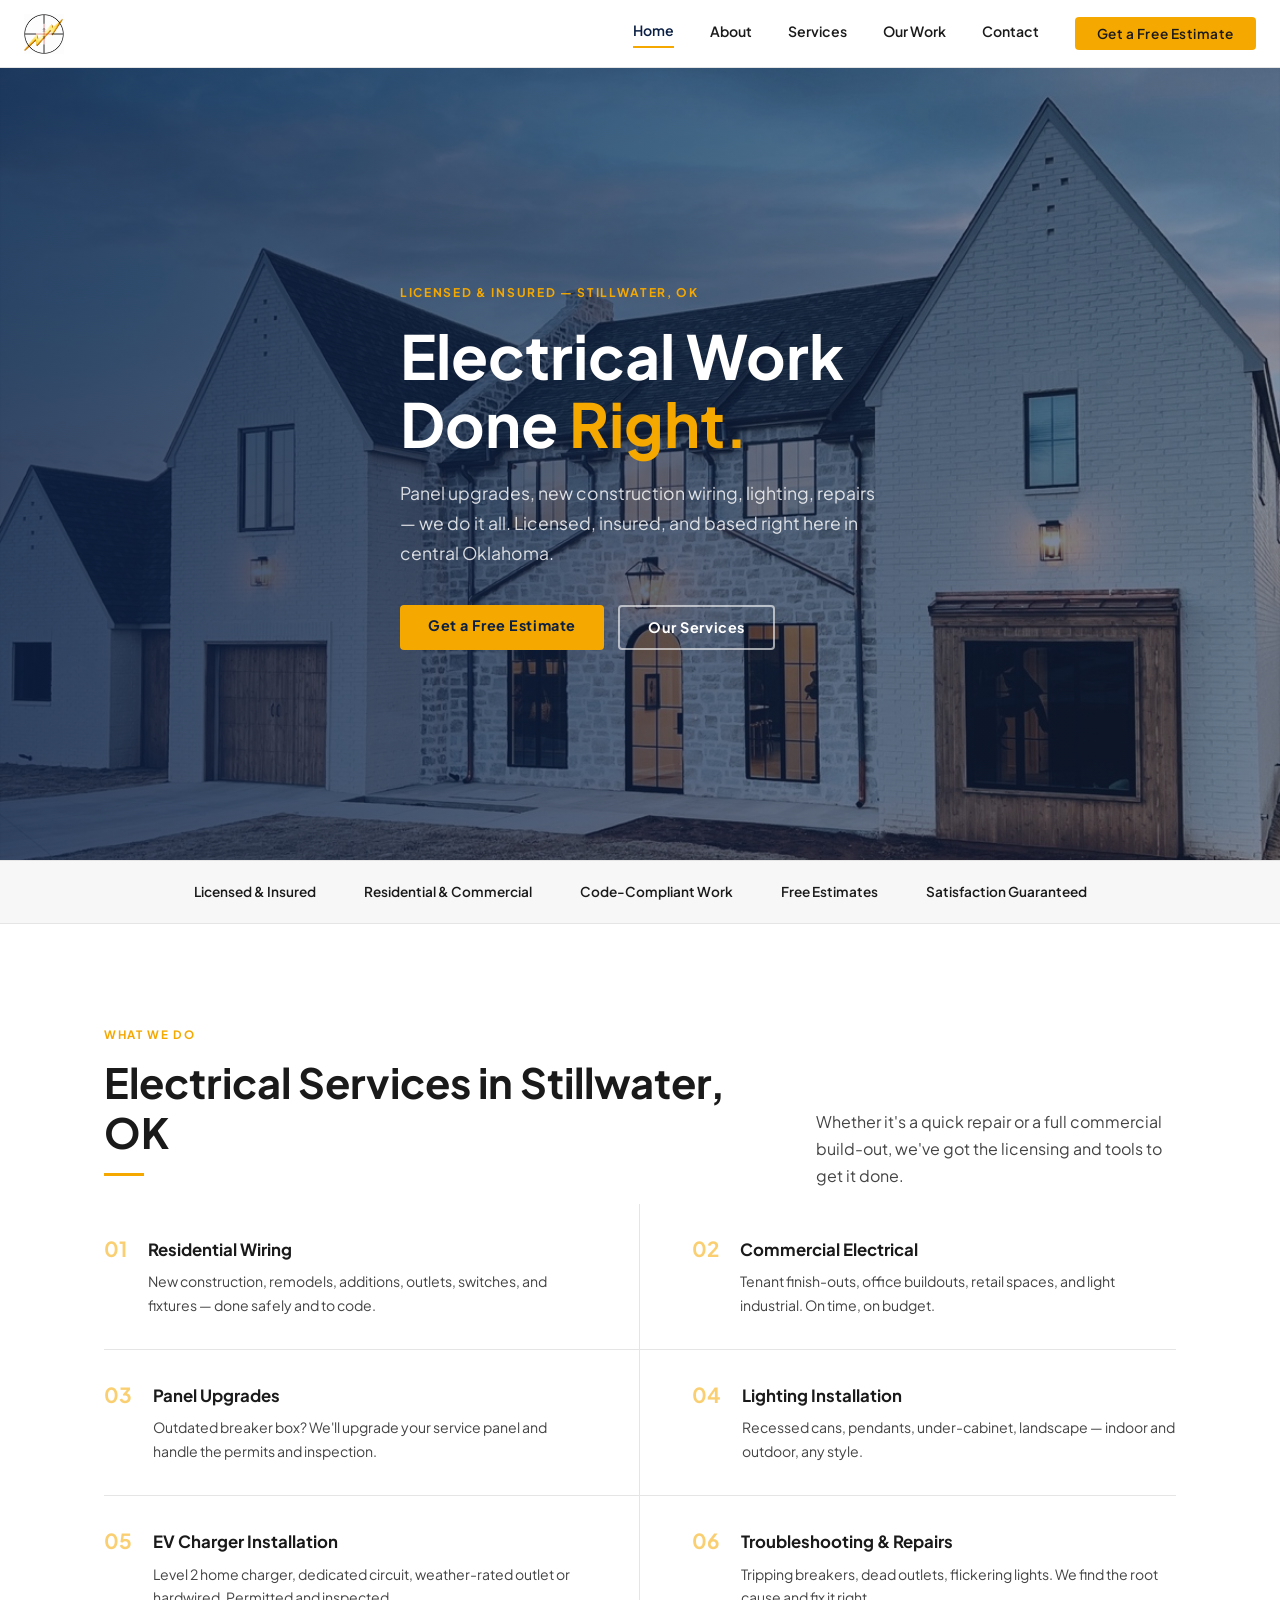
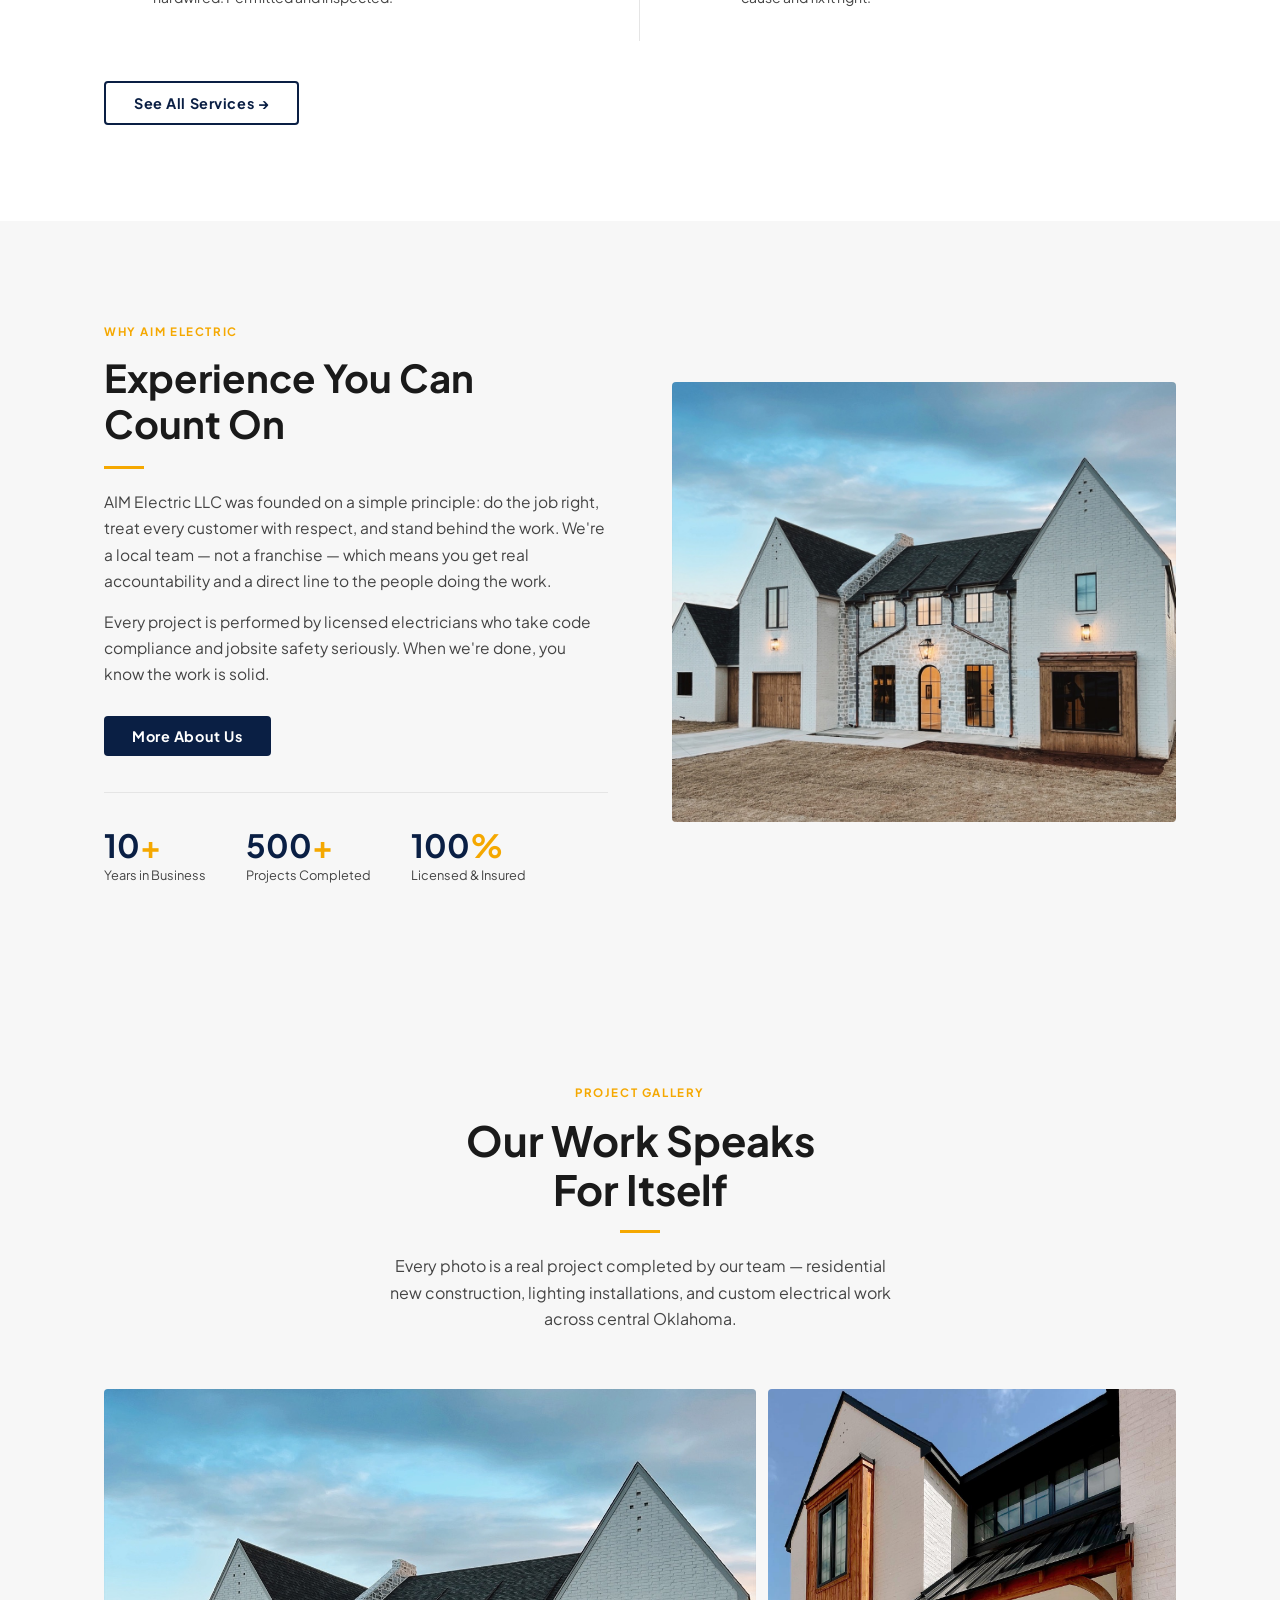
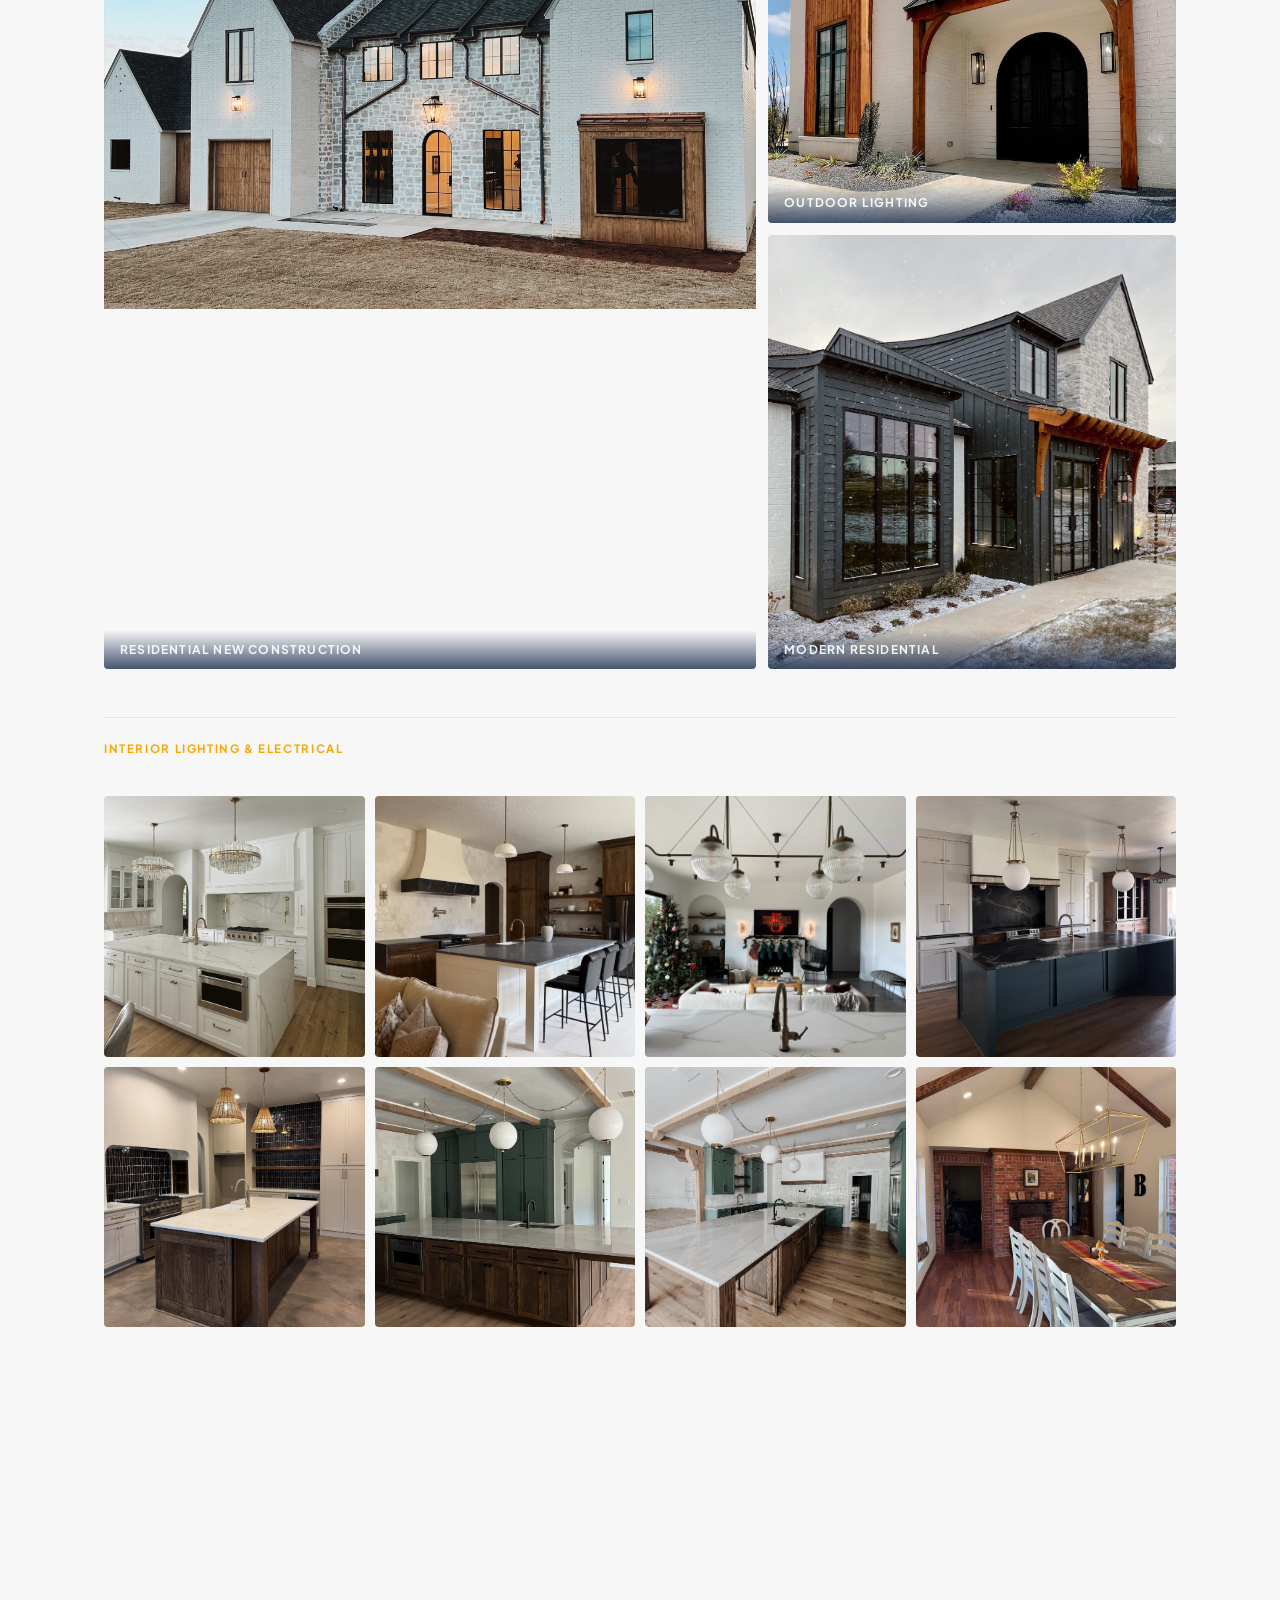
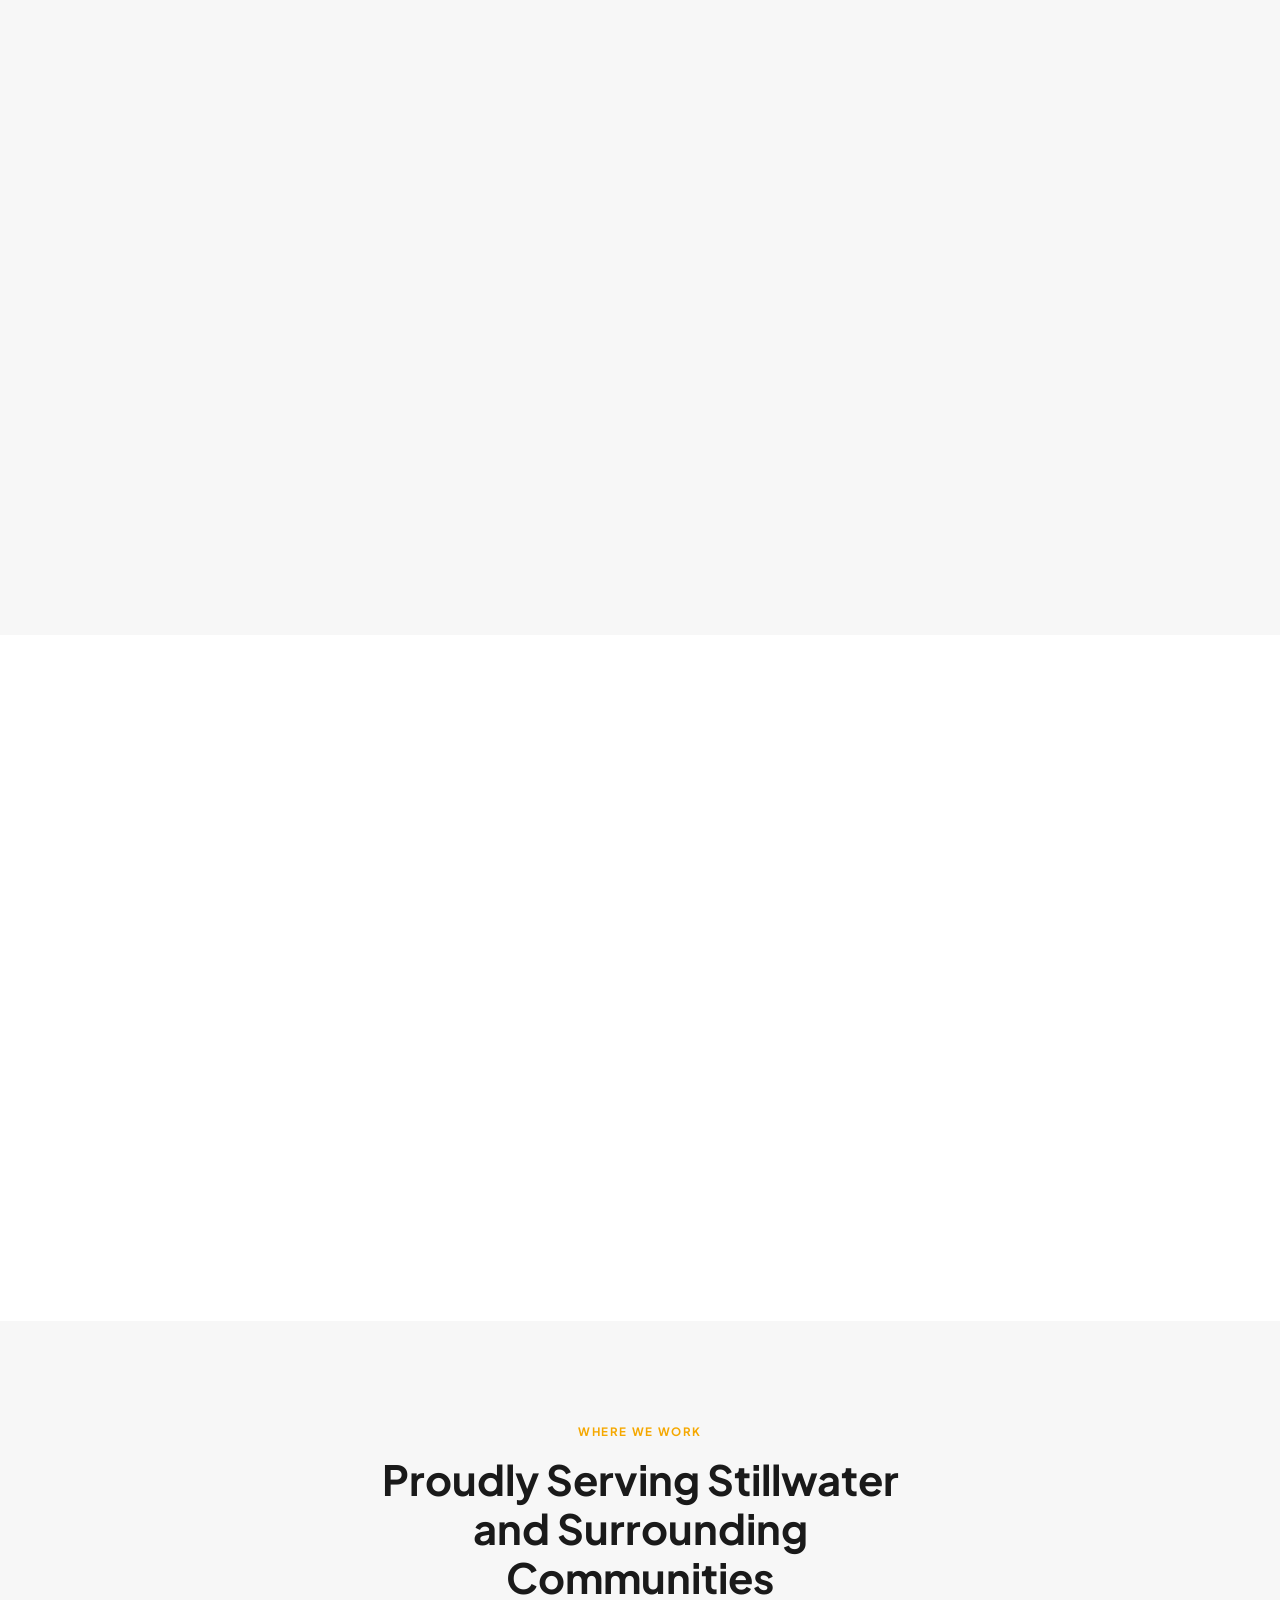
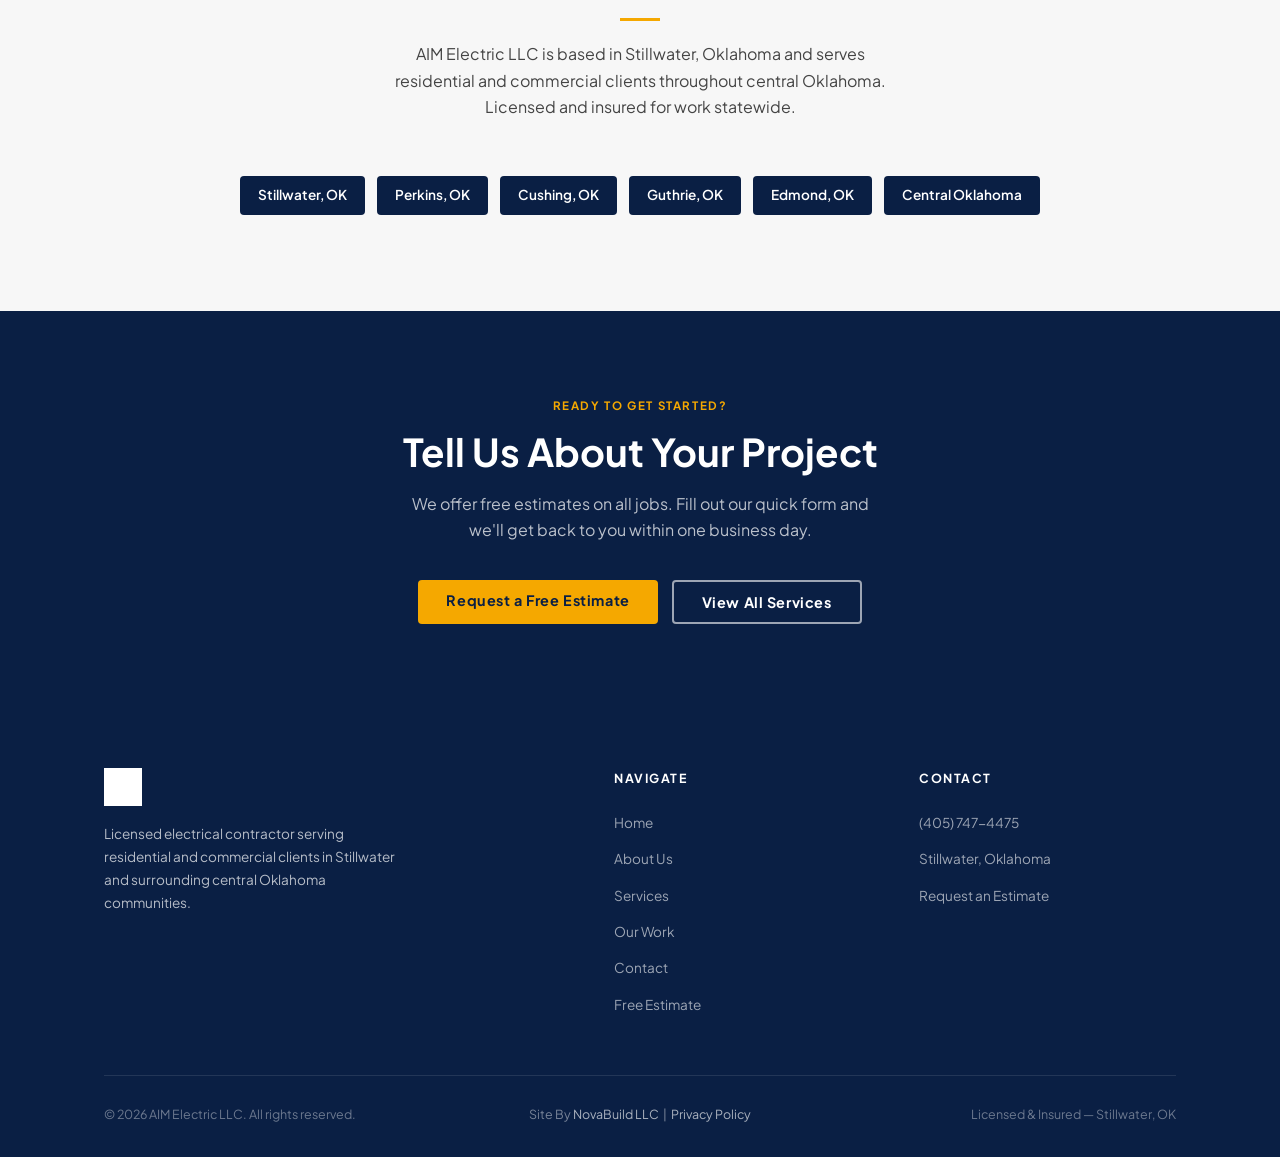
<file: index.html>
<!DOCTYPE html>
<html lang="en">
<head>
  <meta charset="UTF-8" />
  <meta name="google-site-verification" content="HYHI-oByEH_8BcsTdFU4TLCGy7oTAAjwu8lC7OO7nOA" />
  <meta name="description" content="AIM Electric LLC is a licensed electrician in Stillwater, OK. Residential wiring, panel upgrades, lighting, commercial electrical, and repairs. Free estimates. Serving Stillwater, Perkins, Cushing, Guthrie, and central Oklahoma.">
  <meta property="og:title" content="AIM Electric LLC | Electrician in Stillwater, OK | Licensed &amp; Insured">
  <meta property="og:description" content="Licensed electrician in Stillwater, OK. Residential and commercial electrical services — panel upgrades, lighting, new construction, repairs. Free estimates.">
  <meta property="og:url" content="https://aimelectric-ok.com/">
  <meta name="viewport" content="width=device-width, initial-scale=1.0" />
  <link rel="icon" type="image/x-icon" href="favicon.ico" />
  <link rel="icon" type="image/png" sizes="32x32" href="favicon-32x32.png" />
  <link rel="icon" type="image/png" sizes="16x16" href="favicon-16x16.png" />
  <link rel="apple-touch-icon" sizes="180x180" href="apple-touch-icon.png" />
  <link rel="manifest" href="site.webmanifest" />
  <title>AIM Electric LLC | Electrician in Stillwater, OK | Licensed &amp; Insured</title>
  <link rel="stylesheet" href="css/style.css" />
  <script type="application/ld+json">
  {
    "@context": "https://schema.org",
    "@type": "Electrician",
    "name": "AIM Electric LLC",
    "image": "https://aimelectric-ok.com/AIM_Logo.png",
    "url": "https://aimelectric-ok.com",
    "telephone": "+14057474475",
    "address": {
      "@type": "PostalAddress",
      "addressLocality": "Stillwater",
      "addressRegion": "OK",
      "addressCountry": "US"
    },
    "description": "AIM Electric LLC is a licensed and insured electrical contractor based in Stillwater, Oklahoma, serving residential and commercial clients across central Oklahoma.",
    "areaServed": [
      {"@type": "City", "name": "Stillwater", "containedInPlace": {"@type": "State", "name": "Oklahoma"}},
      {"@type": "City", "name": "Perkins", "containedInPlace": {"@type": "State", "name": "Oklahoma"}},
      {"@type": "City", "name": "Cushing", "containedInPlace": {"@type": "State", "name": "Oklahoma"}},
      {"@type": "City", "name": "Guthrie", "containedInPlace": {"@type": "State", "name": "Oklahoma"}},
      {"@type": "City", "name": "Edmond", "containedInPlace": {"@type": "State", "name": "Oklahoma"}}
    ],
    "priceRange": "$$",
    "openingHoursSpecification": {
      "@type": "OpeningHoursSpecification",
      "dayOfWeek": ["Monday", "Tuesday", "Wednesday", "Thursday", "Friday"],
      "opens": "07:00",
      "closes": "17:00"
    }
  }
  </script>
</head>
<body>

  <!-- ═══ NAVBAR ═══ -->
  <nav class="navbar" role="navigation" aria-label="Main navigation">
    <div class="nav-inner">
      <a href="index.html" class="nav-logo" aria-label="AIM Electric Home">
        <img src="AIM_Logo.png" alt="AIM Electric LLC" />
      </a>
      <div class="nav-links">
        <a href="index.html" class="active">Home</a>
        <a href="about.html">About</a>
        <a href="services.html">Services</a>
        <a href="our-work.html">Our Work</a>
        <a href="contact.html">Contact</a>
        <a href="contact.html" class="btn btn-gold">Get a Free Estimate</a>
      </div>
      <button class="hamburger" aria-label="Open menu" aria-expanded="false">
        <span></span><span></span><span></span>
      </button>
    </div>
  </nav>
  <div class="mobile-nav">
    <a href="index.html">Home</a>
    <a href="about.html">About</a>
    <a href="services.html">Services</a>
    <a href="our-work.html">Our Work</a>
    <a href="contact.html">Contact</a>
    <a href="contact.html" class="btn btn-gold">Get a Free Estimate</a>
  </div>

  <!-- ═══ HERO ═══ -->
  <section class="hero" aria-label="Hero">
    <div class="hero-bg" style="background-image: url('Photos/aim-pic-14.jpg');"></div>
    <div class="hero-overlay"></div>
    <div class="container">
      <div class="hero-content">
        <span class="eyebrow">Licensed &amp; Insured — Stillwater, OK</span>
        <h1>Electrical Work<br>Done <span>Right.</span></h1>
        <p>Panel upgrades, new construction wiring, lighting, repairs — we do it all. Licensed, insured, and based right here in central Oklahoma.</p>
        <div class="hero-actions">
          <a href="contact.html" class="btn btn-gold">Get a Free Estimate</a>
          <a href="services.html" class="btn btn-outline-white">Our Services</a>
        </div>
      </div>
    </div>
  </section>

  <!-- ═══ TRUST BAR ═══ -->
  <div class="trust-bar">
    <div class="trust-bar-inner">
      <div class="trust-item">Licensed &amp; Insured</div>
      <div class="trust-item">Residential &amp; Commercial</div>
      <div class="trust-item">Code-Compliant Work</div>
      <div class="trust-item">Free Estimates</div>
      <div class="trust-item">Satisfaction Guaranteed</div>
    </div>
  </div>

  <!-- ═══ SERVICES OVERVIEW ═══ -->
  <section class="section">
    <div class="container">
      <div class="svc-header fade-up">
        <div>
          <span class="section-label">What We Do</span>
          <h2>Electrical Services in Stillwater, OK</h2>
          <div class="divider"></div>
        </div>
        <p class="svc-header-sub">Whether it's a quick repair or a full commercial build-out, we've got the licensing and tools to get it done.</p>
      </div>
      <div class="services-list">
        <div class="svc-item fade-up delay-1">
          <span class="svc-num">01</span>
          <div>
            <h3>Residential Wiring</h3>
            <p>New construction, remodels, additions, outlets, switches, and fixtures — done safely and to code.</p>
          </div>
        </div>
        <div class="svc-item fade-up delay-2">
          <span class="svc-num">02</span>
          <div>
            <h3>Commercial Electrical</h3>
            <p>Tenant finish-outs, office buildouts, retail spaces, and light industrial. On time, on budget.</p>
          </div>
        </div>
        <div class="svc-item fade-up delay-1">
          <span class="svc-num">03</span>
          <div>
            <h3>Panel Upgrades</h3>
            <p>Outdated breaker box? We'll upgrade your service panel and handle the permits and inspection.</p>
          </div>
        </div>
        <div class="svc-item fade-up delay-2">
          <span class="svc-num">04</span>
          <div>
            <h3>Lighting Installation</h3>
            <p>Recessed cans, pendants, under-cabinet, landscape — indoor and outdoor, any style.</p>
          </div>
        </div>
        <div class="svc-item fade-up delay-1">
          <span class="svc-num">05</span>
          <div>
            <h3>EV Charger Installation</h3>
            <p>Level 2 home charger, dedicated circuit, weather-rated outlet or hardwired. Permitted and inspected.</p>
          </div>
        </div>
        <div class="svc-item svc-item-last fade-up delay-2">
          <span class="svc-num">06</span>
          <div>
            <h3>Troubleshooting &amp; Repairs</h3>
            <p>Tripping breakers, dead outlets, flickering lights. We find the root cause and fix it right.</p>
          </div>
        </div>
      </div>
      <div class="svc-footer fade-up">
        <a href="services.html" class="btn btn-outline">See All Services →</a>
      </div>
    </div>
  </section>

  <!-- ═══ WHY AIM ═══ -->
  <section class="section section-gray">
    <div class="container">
      <div class="why-grid">
        <div class="why-left fade-up">
          <span class="section-label">Why AIM Electric</span>
          <h2>Experience You Can<br>Count On</h2>
          <div class="divider"></div>
          <p>AIM Electric LLC was founded on a simple principle: do the job right, treat every customer with respect, and stand behind the work. We're a local team — not a franchise — which means you get real accountability and a direct line to the people doing the work.</p>
          <p>Every project is performed by licensed electricians who take code compliance and jobsite safety seriously. When we're done, you know the work is solid.</p>
          <a href="about.html" class="btn btn-primary">More About Us</a>
          <div class="stat-row">
            <div class="stat-item">
              <div class="stat-num">10<span>+</span></div>
              <div class="stat-label">Years in Business</div>
            </div>
            <div class="stat-item">
              <div class="stat-num">500<span>+</span></div>
              <div class="stat-label">Projects Completed</div>
            </div>
            <div class="stat-item">
              <div class="stat-num">100<span>%</span></div>
              <div class="stat-label">Licensed &amp; Insured</div>
            </div>
          </div>
        </div>
        <div class="why-right fade-up delay-2">
          <img src="Photos/aim-pic-14.jpg" alt="Custom residential electrical work in Stillwater, OK — AIM Electric LLC" />
        </div>
      </div>
    </div>
  </section>

  <!-- ═══ OUR WORK ═══ -->
  <section class="section section-gray">
    <div class="container">
      <div class="section-heading centered fade-up">
        <span class="section-label">Project Gallery</span>
        <h2>Our Work Speaks<br>For Itself</h2>
        <div class="divider centered"></div>
        <p>Every photo is a real project completed by our team — residential new construction, lighting installations, and custom electrical work across central Oklahoma.</p>
      </div>

      <!-- Exterior Feature Row -->
      <div class="work-feature-grid fade-up">
        <div class="work-feature-main">
          <img src="Photos/aim-pic-14.jpg" alt="Residential new construction electrical — AIM Electric LLC, Stillwater OK" />
          <div class="work-feature-label">Residential New Construction</div>
        </div>
        <div class="work-feature-stack">
          <div class="work-feature-item">
            <img src="Photos/aim-pic-22.jpg" alt="Custom home exterior lighting — AIM Electric" />
            <div class="work-feature-label">Outdoor Lighting</div>
          </div>
          <div class="work-feature-item">
            <img src="Photos/aim-pic-15.jpg" alt="Modern home exterior — AIM Electric" />
            <div class="work-feature-label">Modern Residential</div>
          </div>
        </div>
      </div>

      <!-- Interior Lighting Grid -->
      <div class="work-grid-label fade-up">
        <span class="section-label">Interior Lighting &amp; Electrical</span>
      </div>
      <div class="work-photo-grid">
        <div class="work-photo-item fade-up delay-1"><img src="Photos/aim-pic-8.jpg" alt="Kitchen chandelier installation" loading="lazy" /></div>
        <div class="work-photo-item fade-up delay-2"><img src="Photos/aim-pic-1.jpg" alt="Kitchen pendant lighting" loading="lazy" /></div>
        <div class="work-photo-item fade-up delay-3"><img src="Photos/aim-pic-2.jpg" alt="Open living area lighting" loading="lazy" /></div>
        <div class="work-photo-item fade-up delay-1"><img src="Photos/aim-pic-5.jpg" alt="Kitchen island pendant lights" loading="lazy" /></div>
        <div class="work-photo-item fade-up delay-2"><img src="Photos/aim-pic-7.jpg" alt="Kitchen wicker pendant lighting" loading="lazy" /></div>
        <div class="work-photo-item fade-up delay-3"><img src="Photos/aim-pic-17.jpg" alt="Kitchen globe pendants" loading="lazy" /></div>
        <div class="work-photo-item fade-up delay-1"><img src="Photos/aim-pic-18.jpg" alt="Open kitchen electrical" loading="lazy" /></div>
        <div class="work-photo-item fade-up delay-2"><img src="Photos/aim-pic-3.jpg" alt="Dining room lighting installation" loading="lazy" /></div>
        <div class="work-photo-item fade-up delay-3"><img src="Photos/aim-pic-10.jpg" alt="Home office chandelier" loading="lazy" /></div>
        <div class="work-photo-item fade-up delay-1"><img src="Photos/aim-pic-19.jpg" alt="Study ring chandelier" loading="lazy" /></div>
        <div class="work-photo-item fade-up delay-2"><img src="Photos/aim-pic-12.jpg" alt="Walk-in closet chandelier" loading="lazy" /></div>
        <div class="work-photo-item fade-up delay-3"><img src="Photos/aim-pic-11.jpg" alt="Bedroom pendant lighting" loading="lazy" /></div>
        <div class="work-photo-item fade-up delay-1"><img src="Photos/aim-pic-13.jpg" alt="Bathroom sconce installation" loading="lazy" /></div>
        <div class="work-photo-item fade-up delay-2"><img src="Photos/aim-pic-9.jpg" alt="Backlit bathroom mirror" loading="lazy" /></div>
        <div class="work-photo-item fade-up delay-3"><img src="Photos/aim-pic-21.jpg" alt="Barn home kitchen lighting" loading="lazy" /></div>
        <div class="work-photo-item fade-up delay-1"><img src="Photos/aim-pic-23.jpg" alt="Vaulted kitchen electrical" loading="lazy" /></div>
        <div class="work-photo-item fade-up delay-2"><img src="Photos/aim-pic-25.jpg" alt="Great room ceiling fan install" loading="lazy" /></div>
        <div class="work-photo-item fade-up delay-3"><img src="Photos/Lighting1.jpg" alt="Commercial pendant lighting installation" loading="lazy" /></div>
        <div class="work-photo-item fade-up delay-1"><img src="Photos/Lighting2.jpg" alt="Restaurant pendant lighting and electrical" loading="lazy" /></div>
        <div class="work-photo-item fade-up delay-2"><img src="Photos/Landscape_Lighting.jpg" alt="Landscape and sign lighting installation" loading="lazy" /></div>
      </div>
    </div>
  </section>

  <!-- ═══ TESTIMONIALS ═══ -->
  <section class="section">
    <div class="container">
      <div class="section-heading centered fade-up">
        <span class="section-label">What Clients Say</span>
        <h2>Real Reviews From<br>Real Customers</h2>
        <div class="divider centered"></div>
      </div>
      <div class="testimonials-grid">
        <div class="testi-card fade-up delay-1">
          <div class="testi-stars">★★★★★</div>
          <blockquote>"AIM Electric did a full panel upgrade at our house and had it done in one day. Clean work, passed inspection first time, and the price was exactly what they quoted."</blockquote>
          <div class="testi-author">Mark T.</div>
          <div class="testi-location">Stillwater, OK — Homeowner</div>
        </div>
        <div class="testi-card fade-up delay-2">
          <div class="testi-stars">★★★★★</div>
          <blockquote>"We hired AIM for the electrical on our commercial remodel. They kept to the schedule, communicated well, and the inspector had zero issues. Will use them again."</blockquote>
          <div class="testi-author">Jennifer R.</div>
          <div class="testi-location">Stillwater, OK — Business Owner</div>
        </div>
        <div class="testi-card fade-up delay-3">
          <div class="testi-stars">★★★★★</div>
          <blockquote>"Had some troublesome outlets and a breaker that kept tripping. AIM came out quickly, found the issue — aluminum wiring — and fixed it properly. Very professional."</blockquote>
          <div class="testi-author">Dave L.</div>
          <div class="testi-location">Perkins, OK — Homeowner</div>
        </div>
      </div>
    </div>
  </section>

  <!-- ═══ SERVICE AREA ═══ -->
  <section class="section section-gray">
    <div class="container">
      <div class="section-heading centered fade-up">
        <span class="section-label">Where We Work</span>
        <h2>Proudly Serving Stillwater<br>and Surrounding Communities</h2>
        <div class="divider centered"></div>
        <p>AIM Electric LLC is based in Stillwater, Oklahoma and serves residential and commercial clients throughout central Oklahoma. Licensed and insured for work statewide.</p>
      </div>
      <div class="fade-up" style="display:flex;flex-wrap:wrap;gap:12px;justify-content:center;margin-top:28px;">
        <span style="padding:8px 18px;background:var(--navy);color:#fff;border-radius:4px;font-size:0.85rem;font-weight:600;">Stillwater, OK</span>
        <span style="padding:8px 18px;background:var(--navy);color:#fff;border-radius:4px;font-size:0.85rem;font-weight:600;">Perkins, OK</span>
        <span style="padding:8px 18px;background:var(--navy);color:#fff;border-radius:4px;font-size:0.85rem;font-weight:600;">Cushing, OK</span>
        <span style="padding:8px 18px;background:var(--navy);color:#fff;border-radius:4px;font-size:0.85rem;font-weight:600;">Guthrie, OK</span>
        <span style="padding:8px 18px;background:var(--navy);color:#fff;border-radius:4px;font-size:0.85rem;font-weight:600;">Edmond, OK</span>
        <span style="padding:8px 18px;background:var(--navy);color:#fff;border-radius:4px;font-size:0.85rem;font-weight:600;">Central Oklahoma</span>
      </div>
    </div>
  </section>

  <!-- ═══ CTA STRIP ═══ -->
  <section class="cta-strip">
    <div class="container">
      <span class="section-label eyebrow">Ready to Get Started?</span>
      <h2>Tell Us About Your Project</h2>
      <p>We offer free estimates on all jobs. Fill out our quick form and we'll get back to you within one business day.</p>
      <div class="cta-actions">
        <a href="contact.html" class="btn btn-gold">Request a Free Estimate</a>
        <a href="services.html" class="btn btn-outline-white">View All Services</a>
      </div>
    </div>
  </section>

  <!-- ═══ FOOTER ═══ -->
  <footer class="footer">
    <div class="container">
      <div class="footer-grid">
        <div class="footer-brand">
          <img src="AIM_Logo.png" alt="AIM Electric LLC" class="footer-logo" />
          <p>Licensed electrical contractor serving residential and commercial clients in Stillwater and surrounding central Oklahoma communities.</p>
        </div>
        <div class="footer-col">
          <h4>Navigate</h4>
          <ul>
            <li><a href="index.html">Home</a></li>
            <li><a href="about.html">About Us</a></li>
            <li><a href="services.html">Services</a></li>
            <li><a href="our-work.html">Our Work</a></li>
            <li><a href="contact.html">Contact</a></li>
            <li><a href="contact.html">Free Estimate</a></li>
          </ul>
        </div>
        <div class="footer-col">
          <h4>Contact</h4>
          <ul>
            <li><a href="tel:+14057474475">(405) 747-4475</a></li>
            <li><a href="contact.html">Stillwater, Oklahoma</a></li>
            <li><a href="contact.html">Request an Estimate</a></li>
          </ul>
        </div>
      </div>
      <div class="footer-bottom">
        <span>&copy; 2026 AIM Electric LLC. All rights reserved.</span>
        <span class="footer-credit">Site By <a href="https://www.novabuildweb.com" target="_blank" rel="noopener noreferrer">NovaBuild LLC</a> &nbsp;|&nbsp; <a href="privacy.html">Privacy Policy</a></span>
        <span>Licensed &amp; Insured — Stillwater, OK</span>
      </div>
    </div>
  </footer>

    <!-- Google tag (gtag.js) -->
  <script async src="https://www.googletagmanager.com/gtag/js?id=G-17FGVHYV53"></script>
  <script>
    window.dataLayer = window.dataLayer || [];
    function gtag(){dataLayer.push(arguments);}
    gtag('js', new Date());
    gtag('config', 'G-17FGVHYV53');
  </script>
<script src="js/main.js"></script>
</body>
</html>
</file>
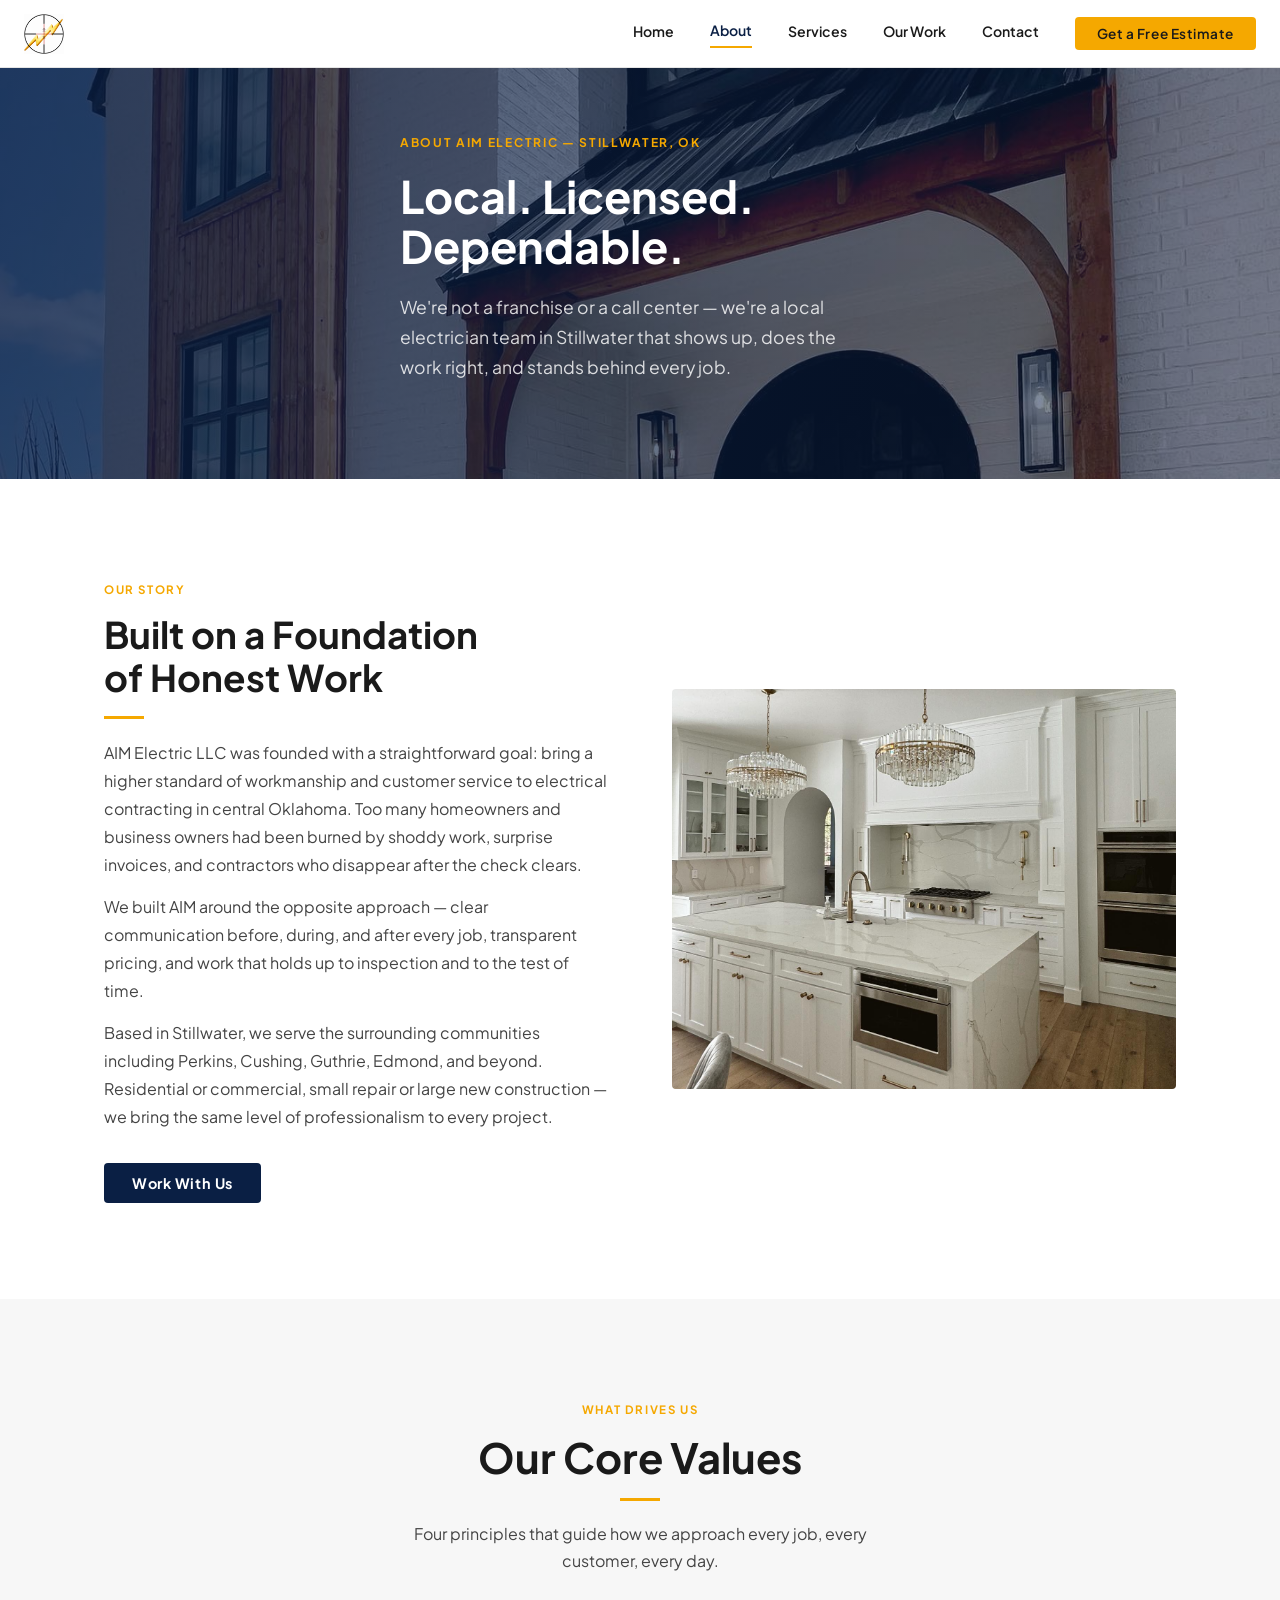
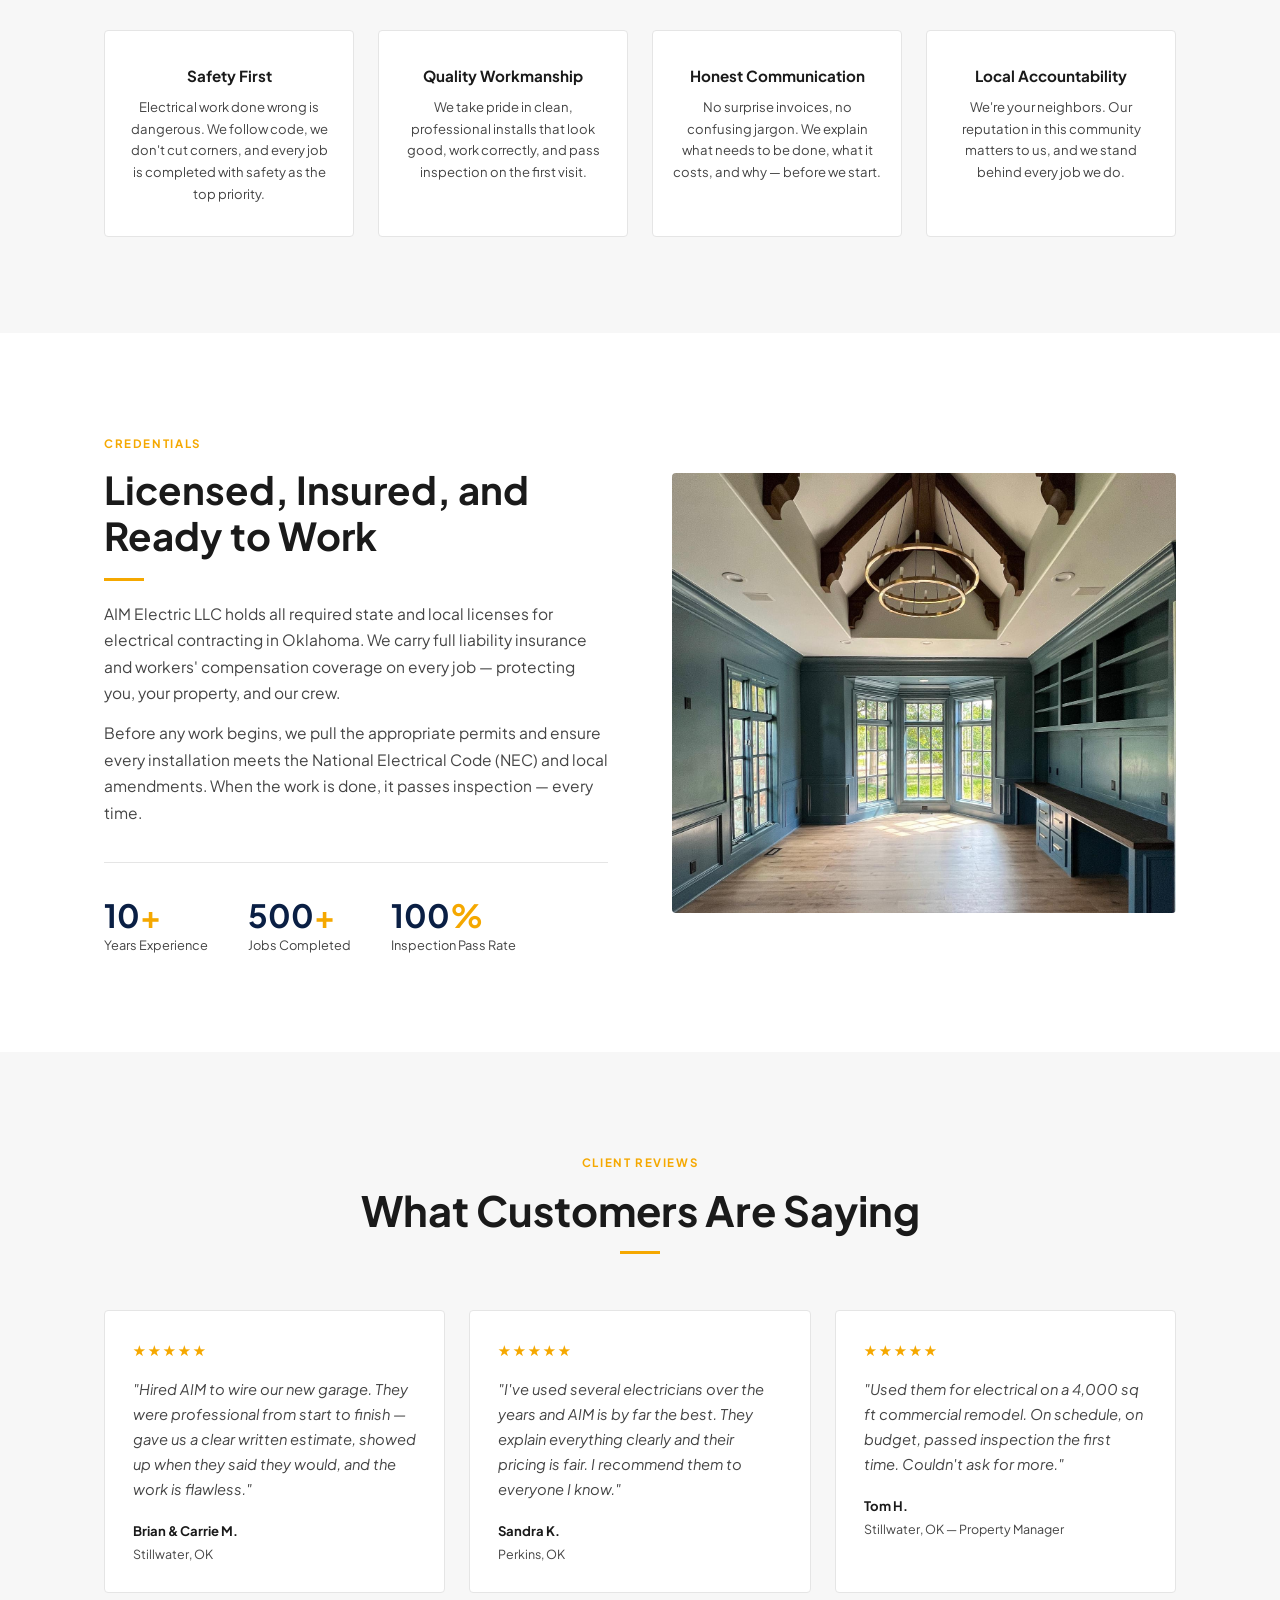
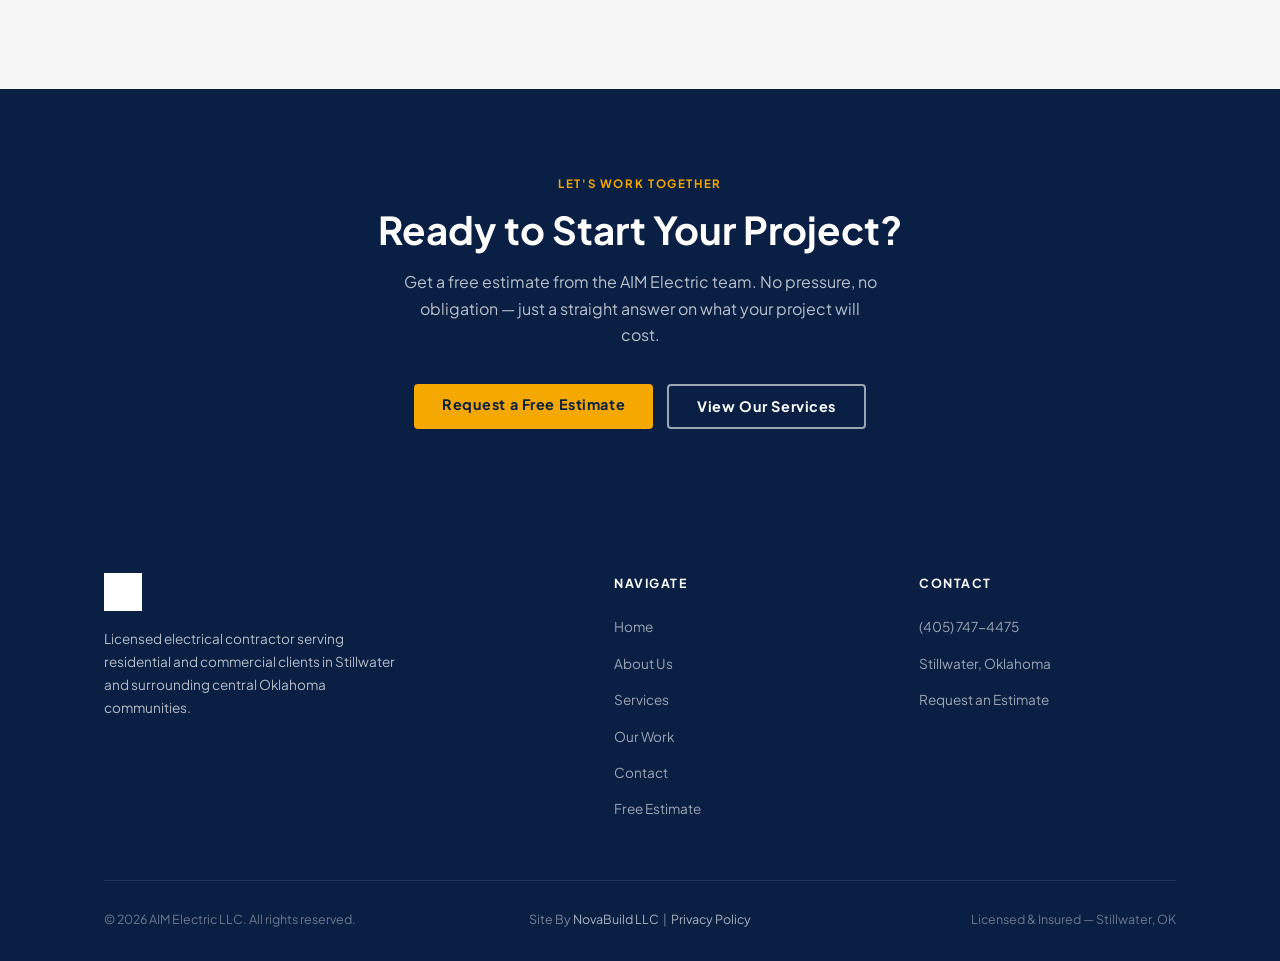
<file: about.html>
<!DOCTYPE html>
<html lang="en">
<head>
  <meta charset="UTF-8" />
  <meta name="viewport" content="width=device-width, initial-scale=1.0" />
  <link rel="icon" type="image/x-icon" href="favicon.ico" />
  <link rel="icon" type="image/png" sizes="32x32" href="favicon-32x32.png" />
  <link rel="icon" type="image/png" sizes="16x16" href="favicon-16x16.png" />
  <link rel="apple-touch-icon" sizes="180x180" href="apple-touch-icon.png" />
  <link rel="manifest" href="site.webmanifest" />
  <title>About AIM Electric LLC | Licensed Electrician | Stillwater, OK</title>
  <meta name="description" content="AIM Electric LLC is a licensed and insured electrician based in Stillwater, OK with 10+ years of experience. Residential and commercial electrical work done right — serving Stillwater, Perkins, Cushing, Guthrie, and central Oklahoma." />
  <link rel="stylesheet" href="css/style.css" />
  <script type="application/ld+json">
  {
    "@context": "https://schema.org",
    "@type": "Electrician",
    "name": "AIM Electric LLC",
    "image": "https://aimelectric-ok.com/AIM_Logo.png",
    "url": "https://aimelectric-ok.com",
    "telephone": "+14057474475",
    "address": {
      "@type": "PostalAddress",
      "addressLocality": "Stillwater",
      "addressRegion": "OK",
      "addressCountry": "US"
    },
    "description": "AIM Electric LLC is a licensed and insured electrical contractor based in Stillwater, Oklahoma, serving residential and commercial clients across central Oklahoma.",
    "areaServed": [
      {"@type": "City", "name": "Stillwater", "containedInPlace": {"@type": "State", "name": "Oklahoma"}},
      {"@type": "City", "name": "Perkins", "containedInPlace": {"@type": "State", "name": "Oklahoma"}},
      {"@type": "City", "name": "Cushing", "containedInPlace": {"@type": "State", "name": "Oklahoma"}},
      {"@type": "City", "name": "Guthrie", "containedInPlace": {"@type": "State", "name": "Oklahoma"}},
      {"@type": "City", "name": "Edmond", "containedInPlace": {"@type": "State", "name": "Oklahoma"}}
    ],
    "priceRange": "$$"
  }
  </script>
</head>
<body>

  <!-- ═══ NAVBAR ═══ -->
  <nav class="navbar" role="navigation" aria-label="Main navigation">
    <div class="nav-inner">
      <a href="index.html" class="nav-logo" aria-label="AIM Electric Home">
        <img src="AIM_Logo.png" alt="AIM Electric LLC" />
      </a>
      <div class="nav-links">
        <a href="index.html">Home</a>
        <a href="about.html" class="active">About</a>
        <a href="services.html">Services</a>
        <a href="our-work.html">Our Work</a>
        <a href="contact.html">Contact</a>
        <a href="contact.html" class="btn btn-gold">Get a Free Estimate</a>
      </div>
      <button class="hamburger" aria-label="Open menu" aria-expanded="false">
        <span></span><span></span><span></span>
      </button>
    </div>
  </nav>
  <div class="mobile-nav">
    <a href="index.html">Home</a>
    <a href="about.html">About</a>
    <a href="services.html">Services</a>
    <a href="our-work.html">Our Work</a>
    <a href="contact.html">Contact</a>
    <a href="contact.html" class="btn btn-gold">Get a Free Estimate</a>
  </div>

  <!-- ═══ HERO ═══ -->
  <section class="hero hero-sm" aria-label="Page hero">
    <div class="hero-bg" style="background-image: url('Photos/aim-pic-22.jpg');"></div>
    <div class="hero-overlay"></div>
    <div class="container">
      <div class="hero-content">
        <span class="eyebrow">About AIM Electric — Stillwater, OK</span>
        <h1>Local. Licensed.<br>Dependable.</h1>
        <p>We're not a franchise or a call center — we're a local electrician team in Stillwater that shows up, does the work right, and stands behind every job.</p>
      </div>
    </div>
  </section>

  <!-- ═══ OUR STORY ═══ -->
  <section class="section">
    <div class="container">
      <div class="story-grid">
        <div class="fade-up">
          <span class="section-label">Our Story</span>
          <h2 style="font-size: clamp(1.7rem, 3vw, 2.3rem); font-weight: 700; color: var(--text-dark); margin-bottom: 16px; line-height: 1.18;">Built on a Foundation<br>of Honest Work</h2>
          <div class="divider"></div>
          <p style="margin-bottom: 14px; line-height: 1.75;">AIM Electric LLC was founded with a straightforward goal: bring a higher standard of workmanship and customer service to electrical contracting in central Oklahoma. Too many homeowners and business owners had been burned by shoddy work, surprise invoices, and contractors who disappear after the check clears.</p>
          <p style="margin-bottom: 14px; line-height: 1.75;">We built AIM around the opposite approach — clear communication before, during, and after every job, transparent pricing, and work that holds up to inspection and to the test of time.</p>
          <p style="line-height: 1.75;">Based in Stillwater, we serve the surrounding communities including Perkins, Cushing, Guthrie, Edmond, and beyond. Residential or commercial, small repair or large new construction — we bring the same level of professionalism to every project.</p>
          <div style="margin-top: 32px;">
            <a href="contact.html" class="btn btn-primary">Work With Us</a>
          </div>
        </div>
        <div class="story-right fade-up delay-2">
          <img src="Photos/aim-pic-8.jpg" alt="AIM Electric kitchen lighting installation" />
        </div>
      </div>
    </div>
  </section>

  <!-- ═══ VALUES ═══ -->
  <section class="section section-gray">
    <div class="container">
      <div class="section-heading centered fade-up">
        <span class="section-label">What Drives Us</span>
        <h2>Our Core Values</h2>
        <div class="divider centered"></div>
        <p>Four principles that guide how we approach every job, every customer, every day.</p>
      </div>
      <div class="values-grid">
        <div class="value-card fade-up delay-1">
          <h4>Safety First</h4>
          <p>Electrical work done wrong is dangerous. We follow code, we don't cut corners, and every job is completed with safety as the top priority.</p>
        </div>
        <div class="value-card fade-up delay-2">
          <h4>Quality Workmanship</h4>
          <p>We take pride in clean, professional installs that look good, work correctly, and pass inspection on the first visit.</p>
        </div>
        <div class="value-card fade-up delay-3">
          <h4>Honest Communication</h4>
          <p>No surprise invoices, no confusing jargon. We explain what needs to be done, what it costs, and why — before we start.</p>
        </div>
        <div class="value-card fade-up delay-4">
          <h4>Local Accountability</h4>
          <p>We're your neighbors. Our reputation in this community matters to us, and we stand behind every job we do.</p>
        </div>
      </div>
    </div>
  </section>

  <!-- ═══ CREDENTIALS ═══ -->
  <section class="section">
    <div class="container">
      <div class="why-grid">
        <div class="why-left fade-up">
          <span class="section-label">Credentials</span>
          <h2>Licensed, Insured, and<br>Ready to Work</h2>
          <div class="divider"></div>
          <p>AIM Electric LLC holds all required state and local licenses for electrical contracting in Oklahoma. We carry full liability insurance and workers' compensation coverage on every job — protecting you, your property, and our crew.</p>
          <p>Before any work begins, we pull the appropriate permits and ensure every installation meets the National Electrical Code (NEC) and local amendments. When the work is done, it passes inspection — every time.</p>
          <div class="stat-row">
            <div class="stat-item">
              <div class="stat-num">10<span>+</span></div>
              <div class="stat-label">Years Experience</div>
            </div>
            <div class="stat-item">
              <div class="stat-num">500<span>+</span></div>
              <div class="stat-label">Jobs Completed</div>
            </div>
            <div class="stat-item">
              <div class="stat-num">100<span>%</span></div>
              <div class="stat-label">Inspection Pass Rate</div>
            </div>
          </div>
        </div>
        <div class="why-right fade-up delay-2">
          <img src="Photos/aim-pic-19.jpg" alt="AIM Electric custom chandelier installation" />
        </div>
      </div>
    </div>
  </section>

  <!-- ═══ TESTIMONIALS ═══ -->
  <section class="section section-gray">
    <div class="container">
      <div class="section-heading centered fade-up">
        <span class="section-label">Client Reviews</span>
        <h2>What Customers Are Saying</h2>
        <div class="divider centered"></div>
      </div>
      <div class="testimonials-grid">
        <div class="testi-card fade-up delay-1">
          <div class="testi-stars">★★★★★</div>
          <blockquote>"Hired AIM to wire our new garage. They were professional from start to finish — gave us a clear written estimate, showed up when they said they would, and the work is flawless."</blockquote>
          <div class="testi-author">Brian &amp; Carrie M.</div>
          <div class="testi-location">Stillwater, OK</div>
        </div>
        <div class="testi-card fade-up delay-2">
          <div class="testi-stars">★★★★★</div>
          <blockquote>"I've used several electricians over the years and AIM is by far the best. They explain everything clearly and their pricing is fair. I recommend them to everyone I know."</blockquote>
          <div class="testi-author">Sandra K.</div>
          <div class="testi-location">Perkins, OK</div>
        </div>
        <div class="testi-card fade-up delay-3">
          <div class="testi-stars">★★★★★</div>
          <blockquote>"Used them for electrical on a 4,000 sq ft commercial remodel. On schedule, on budget, passed inspection the first time. Couldn't ask for more."</blockquote>
          <div class="testi-author">Tom H.</div>
          <div class="testi-location">Stillwater, OK — Property Manager</div>
        </div>
      </div>
    </div>
  </section>

  <!-- ═══ CTA STRIP ═══ -->
  <section class="cta-strip">
    <div class="container">
      <span class="section-label eyebrow">Let's Work Together</span>
      <h2>Ready to Start Your Project?</h2>
      <p>Get a free estimate from the AIM Electric team. No pressure, no obligation — just a straight answer on what your project will cost.</p>
      <div class="cta-actions">
        <a href="contact.html" class="btn btn-gold">Request a Free Estimate</a>
        <a href="services.html" class="btn btn-outline-white">View Our Services</a>
      </div>
    </div>
  </section>

  <!-- ═══ FOOTER ═══ -->
  <footer class="footer">
    <div class="container">
      <div class="footer-grid">
        <div class="footer-brand">
          <img src="AIM_Logo.png" alt="AIM Electric LLC" class="footer-logo" />
          <p>Licensed electrical contractor serving residential and commercial clients in Stillwater and surrounding central Oklahoma communities.</p>
        </div>
        <div class="footer-col">
          <h4>Navigate</h4>
          <ul>
            <li><a href="index.html">Home</a></li>
            <li><a href="about.html">About Us</a></li>
            <li><a href="services.html">Services</a></li>
            <li><a href="our-work.html">Our Work</a></li>
            <li><a href="contact.html">Contact</a></li>
            <li><a href="contact.html">Free Estimate</a></li>
          </ul>
        </div>
        <div class="footer-col">
          <h4>Contact</h4>
          <ul>
            <li><a href="tel:+14057474475">(405) 747-4475</a></li>
            <li><a href="contact.html">Stillwater, Oklahoma</a></li>
            <li><a href="contact.html">Request an Estimate</a></li>
          </ul>
        </div>
      </div>
      <div class="footer-bottom">
        <span>&copy; 2026 AIM Electric LLC. All rights reserved.</span>
        <span class="footer-credit">Site By <a href="https://www.novabuildweb.com" target="_blank" rel="noopener noreferrer">NovaBuild LLC</a> &nbsp;|&nbsp; <a href="privacy.html">Privacy Policy</a></span>
        <span>Licensed &amp; Insured — Stillwater, OK</span>
      </div>
    </div>
  </footer>

  <!-- Google tag (gtag.js) -->
  <script async src="https://www.googletagmanager.com/gtag/js?id=G-17FGVHYV53"></script>
  <script>
    window.dataLayer = window.dataLayer || [];
    function gtag(){dataLayer.push(arguments);}
    gtag('js', new Date());
    gtag('config', 'G-17FGVHYV53');
  </script>
  <script src="js/main.js"></script>
</body>
</html>
</file>
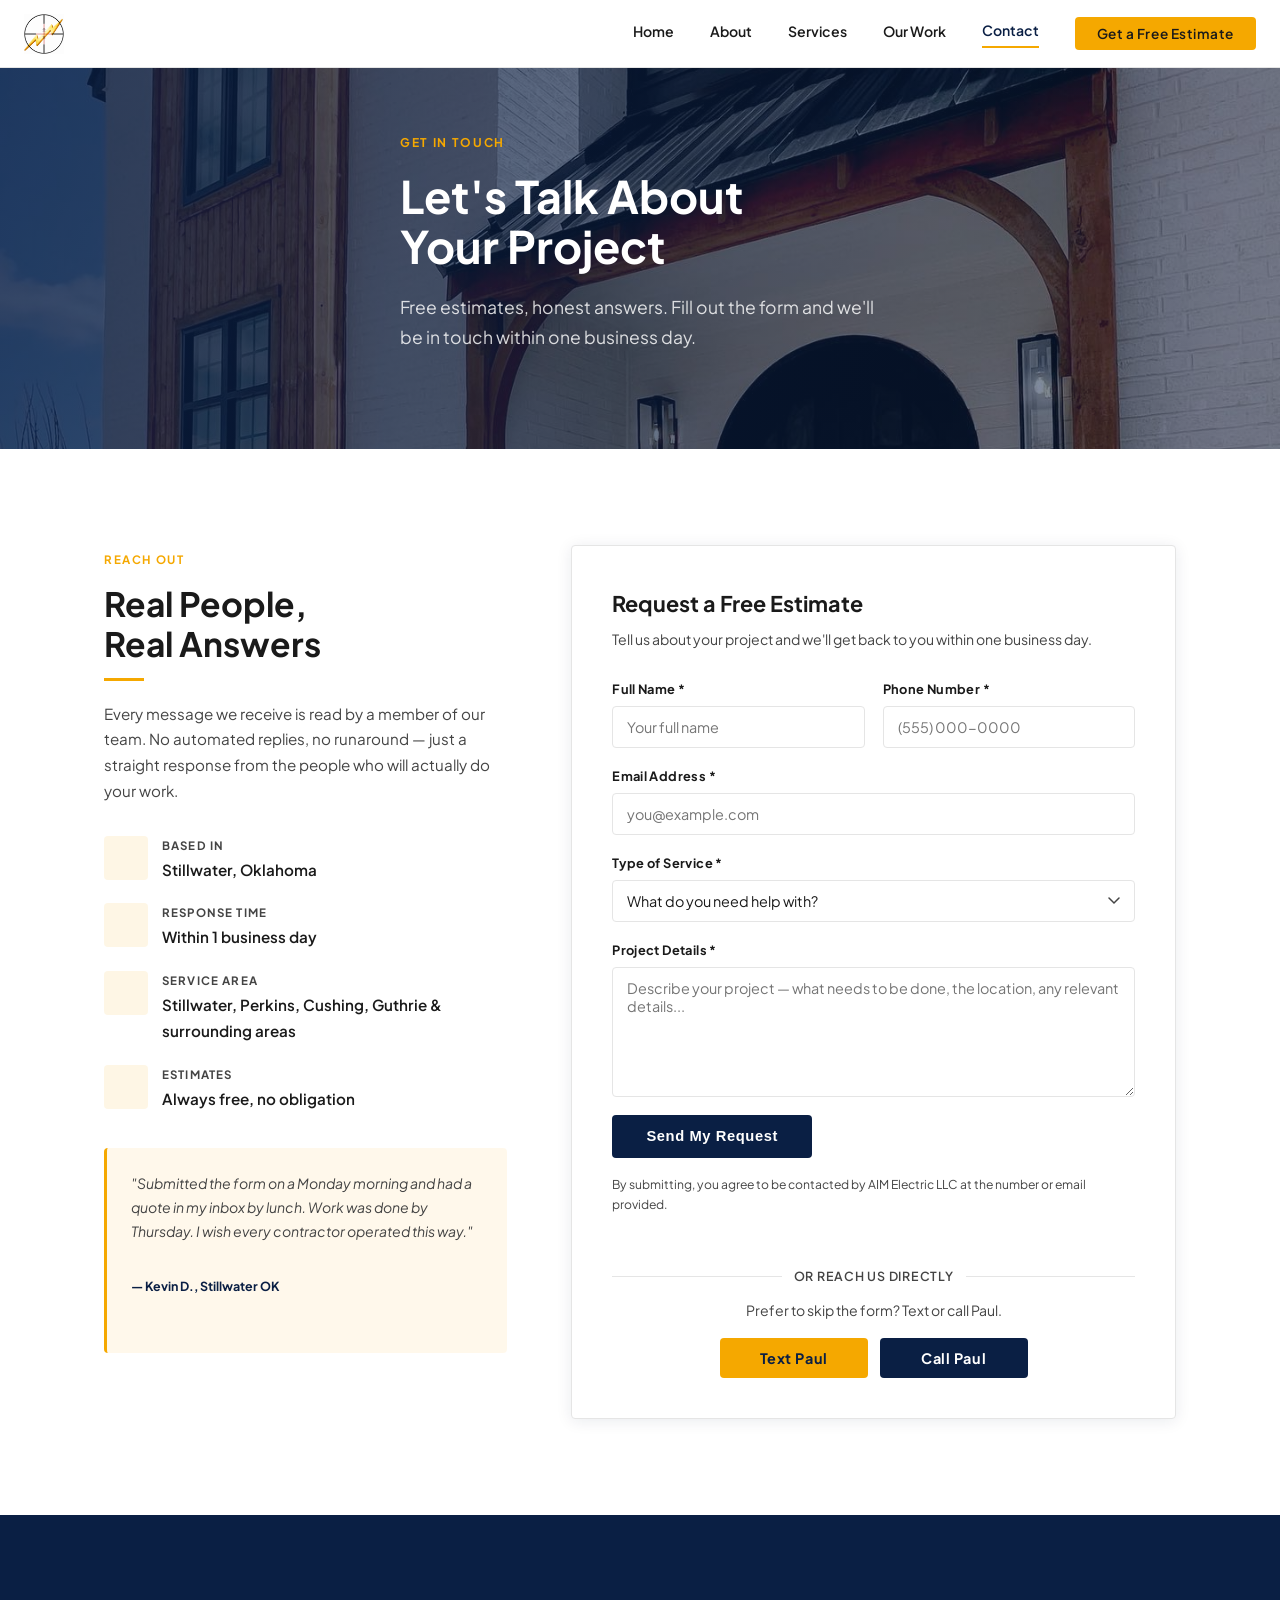
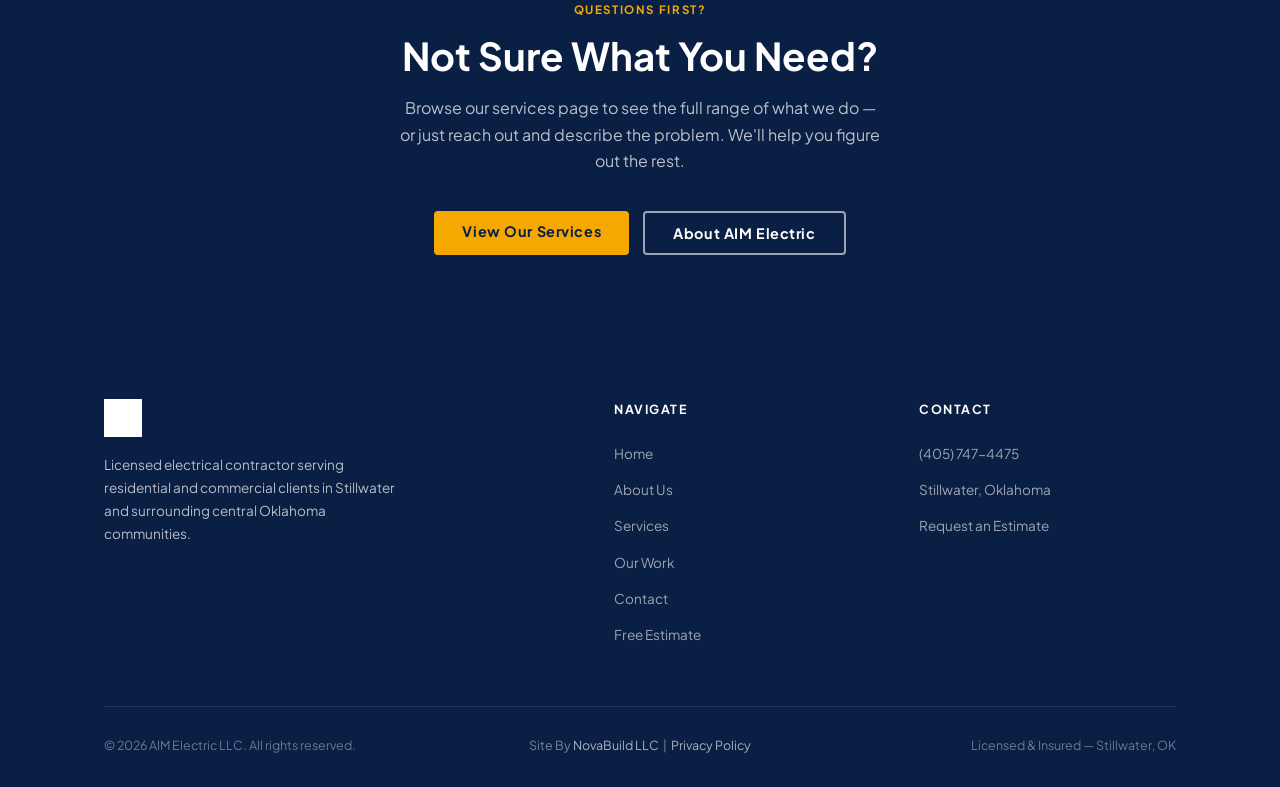
<file: contact.html>
<!DOCTYPE html>
<html lang="en">
<head>
  <meta charset="UTF-8" />
  <meta name="viewport" content="width=device-width, initial-scale=1.0" />
  <link rel="icon" type="image/x-icon" href="favicon.ico" />
  <link rel="icon" type="image/png" sizes="32x32" href="favicon-32x32.png" />
  <link rel="icon" type="image/png" sizes="16x16" href="favicon-16x16.png" />
  <link rel="apple-touch-icon" sizes="180x180" href="apple-touch-icon.png" />
  <link rel="manifest" href="site.webmanifest" />
  <title>Contact AIM Electric LLC | Free Estimates | Stillwater, OK</title>
  <meta name="description" content="Contact AIM Electric LLC in Stillwater, Oklahoma. Call or text Paul directly at (405) 747-4475, or request a free estimate online. We respond within one business day." />
  <link rel="stylesheet" href="css/style.css" />
  <script type="application/ld+json">
  {
    "@context": "https://schema.org",
    "@type": "Electrician",
    "name": "AIM Electric LLC",
    "image": "https://aimelectric-ok.com/AIM_Logo.png",
    "url": "https://aimelectric-ok.com",
    "telephone": "+14057474475",
    "address": {
      "@type": "PostalAddress",
      "addressLocality": "Stillwater",
      "addressRegion": "OK",
      "addressCountry": "US"
    },
    "description": "AIM Electric LLC is a licensed and insured electrical contractor based in Stillwater, Oklahoma, serving residential and commercial clients across central Oklahoma.",
    "areaServed": [
      {"@type": "City", "name": "Stillwater", "containedInPlace": {"@type": "State", "name": "Oklahoma"}},
      {"@type": "City", "name": "Perkins", "containedInPlace": {"@type": "State", "name": "Oklahoma"}},
      {"@type": "City", "name": "Cushing", "containedInPlace": {"@type": "State", "name": "Oklahoma"}},
      {"@type": "City", "name": "Guthrie", "containedInPlace": {"@type": "State", "name": "Oklahoma"}},
      {"@type": "City", "name": "Edmond", "containedInPlace": {"@type": "State", "name": "Oklahoma"}}
    ],
    "priceRange": "$$"
  }
  </script>
</head>
<body>

  <!-- ═══ NAVBAR ═══ -->
  <nav class="navbar" role="navigation" aria-label="Main navigation">
    <div class="nav-inner">
      <a href="index.html" class="nav-logo" aria-label="AIM Electric Home">
        <img src="AIM_Logo.png" alt="AIM Electric LLC" />
      </a>
      <div class="nav-links">
        <a href="index.html">Home</a>
        <a href="about.html">About</a>
        <a href="services.html">Services</a>
        <a href="our-work.html">Our Work</a>
        <a href="contact.html" class="active">Contact</a>
        <a href="contact.html" class="btn btn-gold">Get a Free Estimate</a>
      </div>
      <button class="hamburger" aria-label="Open menu" aria-expanded="false">
        <span></span><span></span><span></span>
      </button>
    </div>
  </nav>
  <div class="mobile-nav">
    <a href="index.html">Home</a>
    <a href="about.html">About</a>
    <a href="services.html">Services</a>
    <a href="our-work.html">Our Work</a>
    <a href="contact.html">Contact</a>
    <a href="contact.html" class="btn btn-gold">Get a Free Estimate</a>
  </div>

  <!-- ═══ HERO ═══ -->
  <section class="hero hero-sm" aria-label="Page hero">
    <div class="hero-bg" style="background-image: url('Photos/aim-pic-22.jpg');"></div>
    <div class="hero-overlay"></div>
    <div class="container">
      <div class="hero-content">
        <span class="eyebrow">Get In Touch</span>
        <h1>Let's Talk About<br>Your Project</h1>
        <p>Free estimates, honest answers. Fill out the form and we'll be in touch within one business day.</p>
      </div>
    </div>
  </section>

  <!-- ═══ CONTACT SECTION ═══ -->
  <section class="section">
    <div class="container">
      <div class="contact-layout">

        <!-- Contact Info -->
        <div class="contact-info fade-up">
          <span class="section-label">Reach Out</span>
          <h2>Real People,<br>Real Answers</h2>
          <div class="divider"></div>
          <p>Every message we receive is read by a member of our team. No automated replies, no runaround — just a straight response from the people who will actually do your work.</p>

          <div class="contact-items">
            <div class="contact-item">
              <div class="ci-icon"></div>
              <div>
                <span class="ci-label">Based In</span>
                <span class="ci-value">Stillwater, Oklahoma</span>
              </div>
            </div>
            <div class="contact-item">
              <div class="ci-icon"></div>
              <div>
                <span class="ci-label">Response Time</span>
                <span class="ci-value">Within 1 business day</span>
              </div>
            </div>
            <div class="contact-item">
              <div class="ci-icon"></div>
              <div>
                <span class="ci-label">Service Area</span>
                <span class="ci-value">Stillwater, Perkins, Cushing, Guthrie &amp; surrounding areas</span>
              </div>
            </div>
            <div class="contact-item">
              <div class="ci-icon"></div>
              <div>
                <span class="ci-label">Estimates</span>
                <span class="ci-value">Always free, no obligation</span>
              </div>
            </div>
          </div>

          <div style="margin-top: 36px; padding: 24px; background: rgba(245,168,0,0.08); border-radius: var(--radius); border-left: 3px solid var(--gold);">
            <p style="font-size: 0.88rem; color: var(--text-body); font-style: italic; line-height: 1.7;">"Submitted the form on a Monday morning and had a quote in my inbox by lunch. Work was done by Thursday. I wish every contractor operated this way."</p>
            <p style="font-size: 0.78rem; font-weight: 700; color: var(--navy); margin-top: 10px;">— Kevin D., Stillwater OK</p>
          </div>
        </div>

        <!-- Contact Form -->
        <div class="form-card fade-up delay-2">
          <h3>Request a Free Estimate</h3>
          <p class="subtitle">Tell us about your project and we'll get back to you within one business day.</p>

          <div id="contact-success" style="display: none; flex-direction: column; align-items: center; text-align: center; padding: 40px 0;">
            <div style="width: 56px; height: 4px; background: var(--gold); margin: 0 auto 24px;"></div>
            <span style="display: block; font-size: 0.72rem; font-weight: 700; letter-spacing: 0.14em; text-transform: uppercase; color: var(--gold); margin-bottom: 12px;">Message Received</span>
            <h2 style="font-size: 1.5rem; font-weight: 700; color: var(--text-dark); margin-bottom: 12px;">We'll Be in Touch Soon</h2>
            <div style="width: 40px; height: 3px; background: var(--gold); margin: 0 auto 20px;"></div>
            <p style="font-size: 0.93rem; color: var(--text-body); max-width: 360px; line-height: 1.7;">We got your request and will reach out within one business day with your free estimate.</p>
          </div>

          <form
            name="contact"
            method="POST"
            data-netlify="true"
            netlify-honeypot="bot-field"
            action="/thank-you.html"
          >
            <input type="hidden" name="form-name" value="contact" />
            <p style="display:none;"><label>Don't fill this out: <input name="bot-field" /></label></p>

            <div class="form-grid">
              <div class="form-group">
                <label for="c_name">Full Name *</label>
                <input type="text" id="c_name" name="name" placeholder="Your full name" required />
              </div>
              <div class="form-group">
                <label for="c_phone">Phone Number *</label>
                <input type="tel" id="c_phone" name="phone" placeholder="(555) 000-0000" required />
              </div>
              <div class="form-group full">
                <label for="c_email">Email Address *</label>
                <input type="email" id="c_email" name="email" placeholder="you@example.com" required />
              </div>
              <div class="form-group full">
                <label for="c_service">Type of Service *</label>
                <select id="c_service" name="service" required>
                  <option value="" disabled selected>What do you need help with?</option>
                  <option>Residential Wiring</option>
                  <option>Commercial Electrical</option>
                  <option>Panel Upgrade / Service Change</option>
                  <option>Lighting Installation</option>
                  <option>EV Charger Installation</option>
                  <option>Troubleshooting / Repair</option>
                  <option>Other / Not Sure</option>
                </select>
              </div>
              <div class="form-group full">
                <label for="c_message">Project Details *</label>
                <textarea id="c_message" name="message" placeholder="Describe your project — what needs to be done, the location, any relevant details..." required style="min-height: 130px;"></textarea>
              </div>
              <div class="form-group full form-submit">
                <button type="submit" class="btn btn-primary">Send My Request</button>
                <p style="font-size: 0.76rem; color: var(--text-body); margin-top: 10px;">By submitting, you agree to be contacted by AIM Electric LLC at the number or email provided.</p>
              </div>
            </div>
          </form>

          <div class="direct-contact-wrap">
            <div class="direct-contact-divider"><span>Or reach us directly</span></div>
            <p class="direct-contact-sub">Prefer to skip the form? Text or call Paul.</p>
            <div class="direct-contact-btns">
              <a id="sms-paul" href="sms:+14057474475" class="btn btn-gold direct-btn">Text Paul</a>
              <a href="tel:+14057474475" class="btn btn-primary direct-btn">Call Paul</a>
            </div>
          </div>

          <script>
            function updateSmsLink() {
              var name = (document.getElementById('c_name') || {}).value || '';
              var service = (document.getElementById('c_service') || {}).value || '';
              var msg = (document.getElementById('c_message') || {}).value || '';
              var body = 'Hi Paul,';
              if (name) body += ' my name is ' + name + '.';
              if (service) body += ' I need help with: ' + service + '.';
              if (msg) body += ' ' + msg;
              if (!name && !service && !msg) body = 'Hi Paul, I found AIM Electric online and wanted to reach out.';
              var link = document.getElementById('sms-paul');
              if (link) link.href = 'sms:+14057474475?body=' + encodeURIComponent(body);
            }
            ['c_name', 'c_phone', 'c_service', 'c_message'].forEach(function(id) {
              var el = document.getElementById(id);
              if (el) el.addEventListener('input', updateSmsLink);
            });
            updateSmsLink();
          </script>
        </div>

      </div>
    </div>
  </section>

  <!-- ═══ CTA STRIP ═══ -->
  <section class="cta-strip">
    <div class="container">
      <span class="section-label eyebrow">Questions First?</span>
      <h2>Not Sure What You Need?</h2>
      <p>Browse our services page to see the full range of what we do — or just reach out and describe the problem. We'll help you figure out the rest.</p>
      <div class="cta-actions">
        <a href="services.html" class="btn btn-gold">View Our Services</a>
        <a href="about.html" class="btn btn-outline-white">About AIM Electric</a>
      </div>
    </div>
  </section>

  <!-- ═══ FOOTER ═══ -->
  <footer class="footer">
    <div class="container">
      <div class="footer-grid">
        <div class="footer-brand">
          <img src="AIM_Logo.png" alt="AIM Electric LLC" class="footer-logo" />
          <p>Licensed electrical contractor serving residential and commercial clients in Stillwater and surrounding central Oklahoma communities.</p>
        </div>
        <div class="footer-col">
          <h4>Navigate</h4>
          <ul>
            <li><a href="index.html">Home</a></li>
            <li><a href="about.html">About Us</a></li>
            <li><a href="services.html">Services</a></li>
            <li><a href="our-work.html">Our Work</a></li>
            <li><a href="contact.html">Contact</a></li>
            <li><a href="contact.html">Free Estimate</a></li>
          </ul>
        </div>
        <div class="footer-col">
          <h4>Contact</h4>
          <ul>
            <li><a href="tel:+14057474475">(405) 747-4475</a></li>
            <li><a href="contact.html">Stillwater, Oklahoma</a></li>
            <li><a href="contact.html">Request an Estimate</a></li>
          </ul>
        </div>
      </div>
      <div class="footer-bottom">
        <span>&copy; 2026 AIM Electric LLC. All rights reserved.</span>
        <span class="footer-credit">Site By <a href="https://www.novabuildweb.com" target="_blank" rel="noopener noreferrer">NovaBuild LLC</a> &nbsp;|&nbsp; <a href="privacy.html">Privacy Policy</a></span>
        <span>Licensed &amp; Insured — Stillwater, OK</span>
      </div>
    </div>
  </footer>

  <!-- Google tag (gtag.js) -->
  <script async src="https://www.googletagmanager.com/gtag/js?id=G-17FGVHYV53"></script>
  <script>
    window.dataLayer = window.dataLayer || [];
    function gtag(){dataLayer.push(arguments);}
    gtag('js', new Date());
    gtag('config', 'G-17FGVHYV53');
  </script>
  <script src="js/main.js"></script>
</body>
</html>
</file>
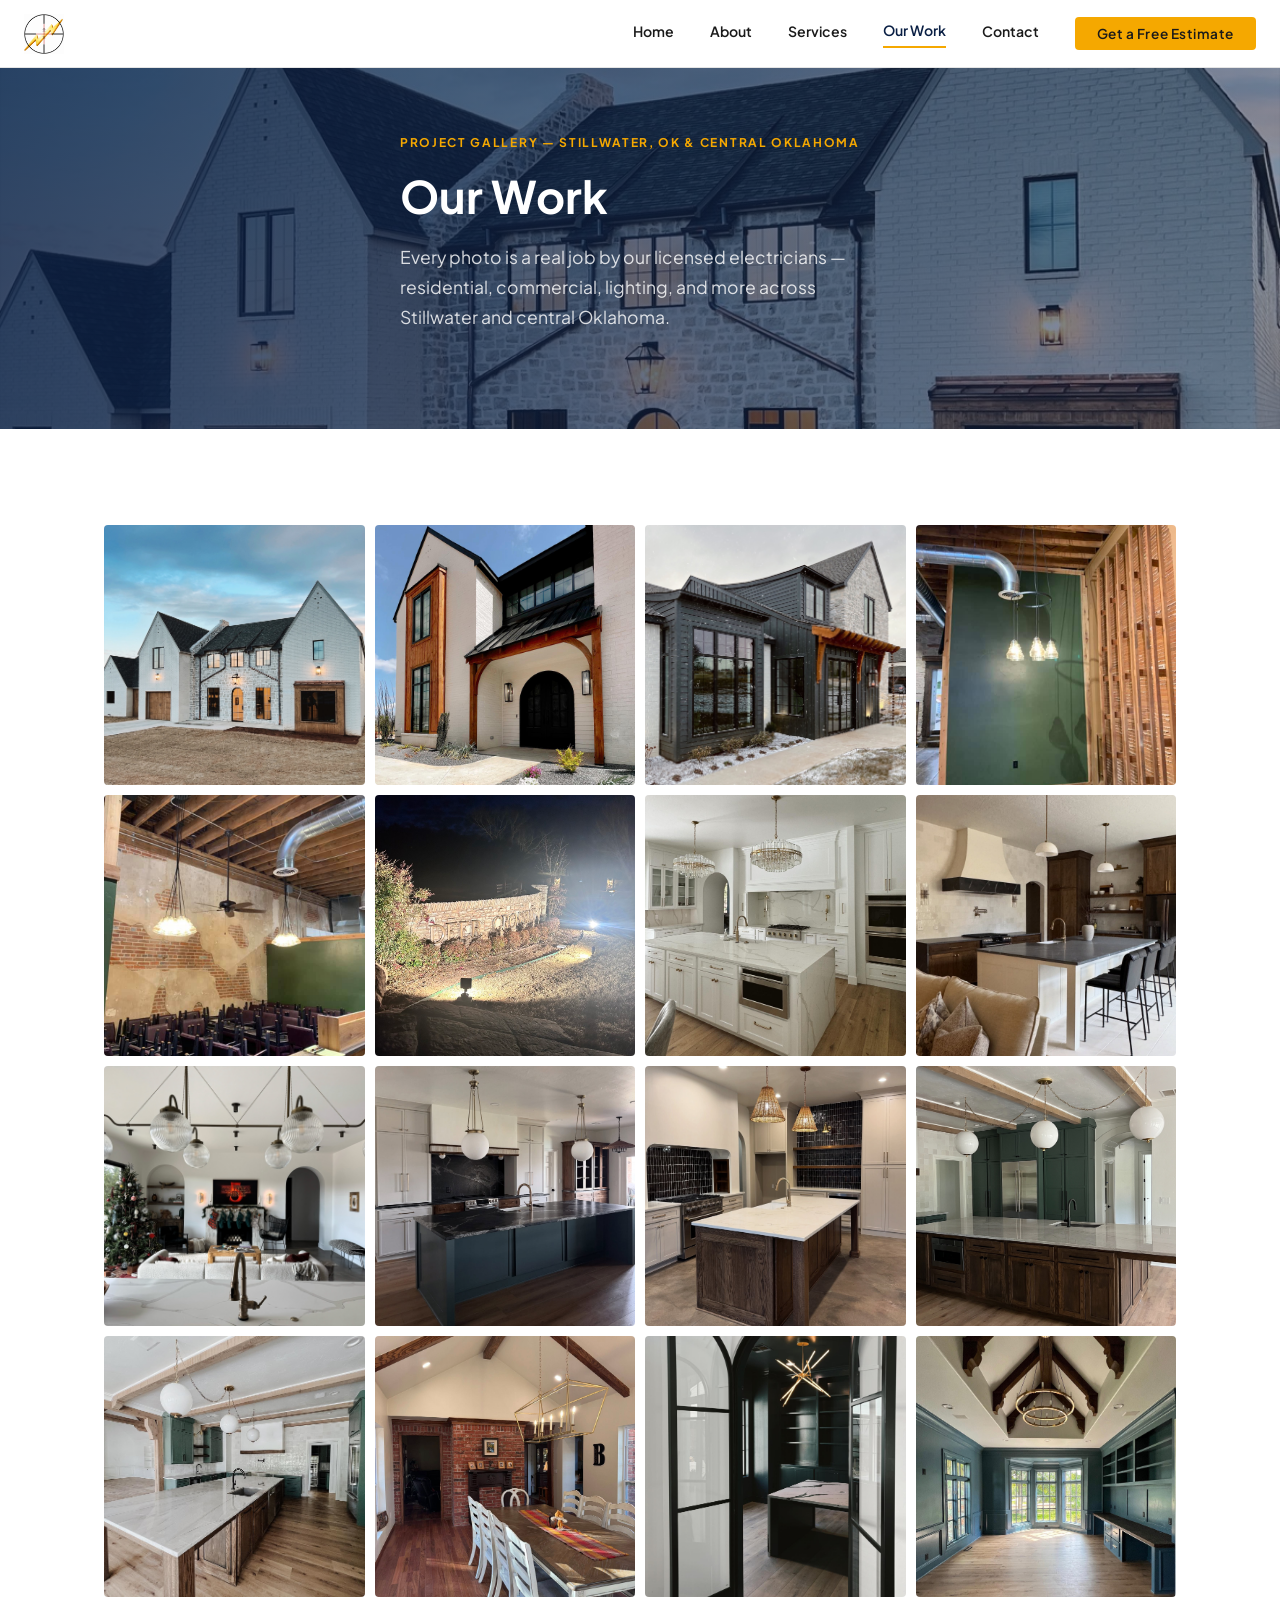
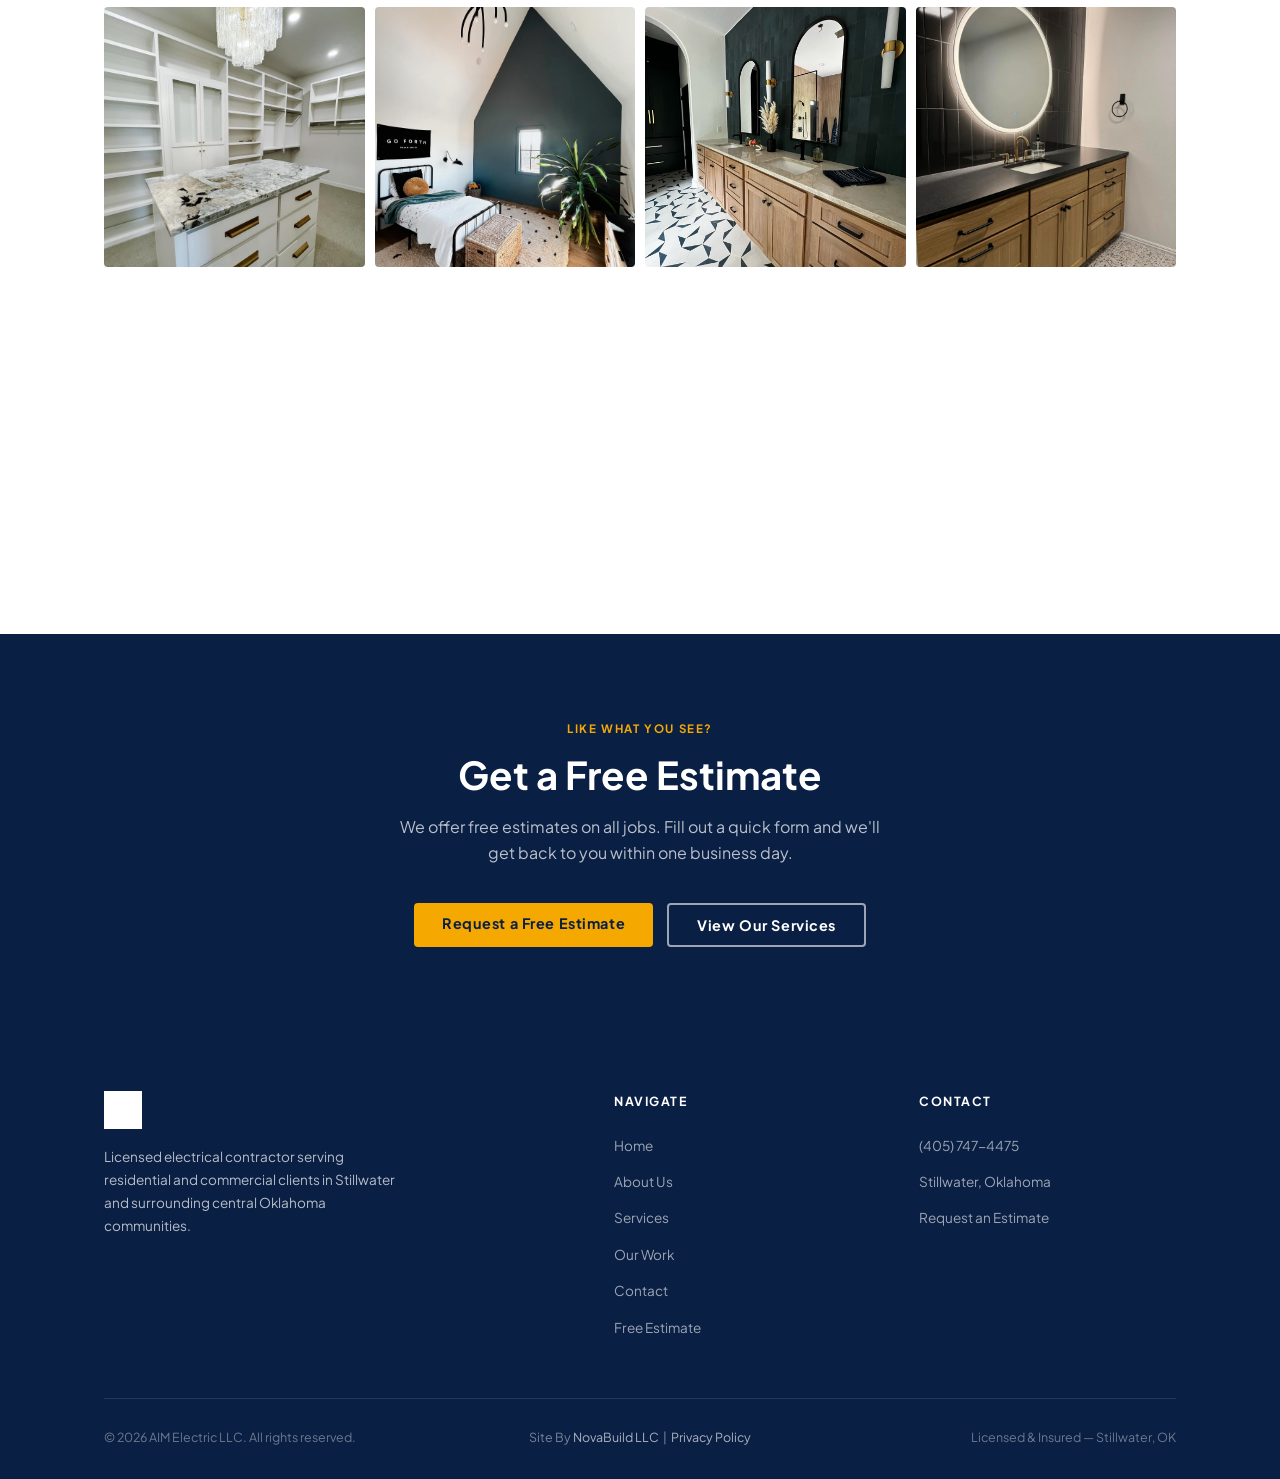
<file: our-work.html>
<!DOCTYPE html>
<html lang="en">
<head>
  <meta charset="UTF-8" />
  <meta name="viewport" content="width=device-width, initial-scale=1.0" />
  <link rel="icon" type="image/x-icon" href="favicon.ico" />
  <link rel="icon" type="image/png" sizes="32x32" href="favicon-32x32.png" />
  <link rel="icon" type="image/png" sizes="16x16" href="favicon-16x16.png" />
  <link rel="apple-touch-icon" sizes="180x180" href="apple-touch-icon.png" />
  <link rel="manifest" href="site.webmanifest" />
  <title>Electrical Project Gallery | AIM Electric LLC | Stillwater, OK</title>
  <meta name="description" content="Browse real electrical projects completed by AIM Electric LLC in Stillwater, OK — residential lighting, new construction wiring, commercial electrical, landscape lighting, and more across central Oklahoma." />
  <link rel="stylesheet" href="css/style.css" />
  <script type="application/ld+json">
  {
    "@context": "https://schema.org",
    "@type": "Electrician",
    "name": "AIM Electric LLC",
    "image": "https://aimelectric-ok.com/AIM_Logo.png",
    "url": "https://aimelectric-ok.com",
    "telephone": "+14057474475",
    "address": {
      "@type": "PostalAddress",
      "addressLocality": "Stillwater",
      "addressRegion": "OK",
      "addressCountry": "US"
    },
    "description": "AIM Electric LLC is a licensed and insured electrical contractor based in Stillwater, Oklahoma, serving residential and commercial clients across central Oklahoma.",
    "areaServed": [
      {"@type": "City", "name": "Stillwater", "containedInPlace": {"@type": "State", "name": "Oklahoma"}},
      {"@type": "City", "name": "Perkins", "containedInPlace": {"@type": "State", "name": "Oklahoma"}},
      {"@type": "City", "name": "Cushing", "containedInPlace": {"@type": "State", "name": "Oklahoma"}},
      {"@type": "City", "name": "Guthrie", "containedInPlace": {"@type": "State", "name": "Oklahoma"}},
      {"@type": "City", "name": "Edmond", "containedInPlace": {"@type": "State", "name": "Oklahoma"}}
    ],
    "priceRange": "$$"
  }
  </script>
</head>
<body>

  <!-- ═══ NAVBAR ═══ -->
  <nav class="navbar" role="navigation" aria-label="Main navigation">
    <div class="nav-inner">
      <a href="index.html" class="nav-logo" aria-label="AIM Electric Home">
        <img src="AIM_Logo.png" alt="AIM Electric LLC" />
      </a>
      <div class="nav-links">
        <a href="index.html">Home</a>
        <a href="about.html">About</a>
        <a href="services.html">Services</a>
        <a href="our-work.html" class="active">Our Work</a>
        <a href="contact.html">Contact</a>
        <a href="contact.html" class="btn btn-gold">Get a Free Estimate</a>
      </div>
      <button class="hamburger" aria-label="Open menu" aria-expanded="false">
        <span></span><span></span><span></span>
      </button>
    </div>
  </nav>
  <div class="mobile-nav">
    <a href="index.html">Home</a>
    <a href="about.html">About</a>
    <a href="services.html">Services</a>
    <a href="our-work.html">Our Work</a>
    <a href="contact.html">Contact</a>
    <a href="contact.html" class="btn btn-gold">Get a Free Estimate</a>
  </div>

  <!-- ═══ HERO ═══ -->
  <section class="hero hero-sm" aria-label="Page hero">
    <div class="hero-bg" style="background-image: url('Photos/aim-pic-14.jpg');"></div>
    <div class="hero-overlay"></div>
    <div class="container">
      <div class="hero-content">
        <span class="eyebrow">Project Gallery — Stillwater, OK &amp; Central Oklahoma</span>
        <h1>Our Work</h1>
        <p>Every photo is a real job by our licensed electricians — residential, commercial, lighting, and more across Stillwater and central Oklahoma.</p>
      </div>
    </div>
  </section>

  <!-- ═══ FULL GALLERY ═══ -->
  <section class="section">
    <div class="container">
      <div class="work-photo-grid our-work-grid">
        <div class="work-photo-item fade-up delay-1"><img src="Photos/aim-pic-14.jpg" alt="Residential new construction electrical wiring — Stillwater, OK" loading="lazy" /></div>
        <div class="work-photo-item fade-up delay-2"><img src="Photos/aim-pic-22.jpg" alt="Custom home exterior lighting installation — AIM Electric, Stillwater OK" loading="lazy" /></div>
        <div class="work-photo-item fade-up delay-3"><img src="Photos/aim-pic-15.jpg" alt="Modern home exterior electrical work — central Oklahoma" loading="lazy" /></div>
        <div class="work-photo-item fade-up delay-1"><img src="Photos/Lighting1.jpg" alt="Commercial pendant lighting installation — AIM Electric LLC" loading="lazy" /></div>
        <div class="work-photo-item fade-up delay-2"><img src="Photos/Lighting2.jpg" alt="Restaurant electrical and pendant lighting — Stillwater, OK" loading="lazy" /></div>
        <div class="work-photo-item fade-up delay-3"><img src="Photos/Landscape_Lighting.jpg" alt="Landscape and sign lighting installation — AIM Electric, Oklahoma" loading="lazy" /></div>
        <div class="work-photo-item fade-up delay-1"><img src="Photos/aim-pic-8.jpg" alt="Kitchen chandelier installation" loading="lazy" /></div>
        <div class="work-photo-item fade-up delay-2"><img src="Photos/aim-pic-1.jpg" alt="Kitchen pendant lighting" loading="lazy" /></div>
        <div class="work-photo-item fade-up delay-3"><img src="Photos/aim-pic-2.jpg" alt="Open living area lighting" loading="lazy" /></div>
        <div class="work-photo-item fade-up delay-1"><img src="Photos/aim-pic-5.jpg" alt="Kitchen island pendant lights" loading="lazy" /></div>
        <div class="work-photo-item fade-up delay-2"><img src="Photos/aim-pic-7.jpg" alt="Kitchen wicker pendant lighting" loading="lazy" /></div>
        <div class="work-photo-item fade-up delay-3"><img src="Photos/aim-pic-17.jpg" alt="Kitchen globe pendants" loading="lazy" /></div>
        <div class="work-photo-item fade-up delay-1"><img src="Photos/aim-pic-18.jpg" alt="Open kitchen electrical" loading="lazy" /></div>
        <div class="work-photo-item fade-up delay-2"><img src="Photos/aim-pic-3.jpg" alt="Dining room lighting installation" loading="lazy" /></div>
        <div class="work-photo-item fade-up delay-3"><img src="Photos/aim-pic-10.jpg" alt="Home office chandelier" loading="lazy" /></div>
        <div class="work-photo-item fade-up delay-1"><img src="Photos/aim-pic-19.jpg" alt="Study ring chandelier" loading="lazy" /></div>
        <div class="work-photo-item fade-up delay-2"><img src="Photos/aim-pic-12.jpg" alt="Walk-in closet chandelier" loading="lazy" /></div>
        <div class="work-photo-item fade-up delay-3"><img src="Photos/aim-pic-11.jpg" alt="Bedroom pendant lighting" loading="lazy" /></div>
        <div class="work-photo-item fade-up delay-1"><img src="Photos/aim-pic-13.jpg" alt="Bathroom sconce installation" loading="lazy" /></div>
        <div class="work-photo-item fade-up delay-2"><img src="Photos/aim-pic-9.jpg" alt="Backlit bathroom mirror" loading="lazy" /></div>
        <div class="work-photo-item fade-up delay-3"><img src="Photos/aim-pic-21.jpg" alt="Barn home kitchen lighting" loading="lazy" /></div>
        <div class="work-photo-item fade-up delay-1"><img src="Photos/aim-pic-23.jpg" alt="Vaulted kitchen electrical" loading="lazy" /></div>
        <div class="work-photo-item fade-up delay-2"><img src="Photos/aim-pic-25.jpg" alt="Great room ceiling fan install" loading="lazy" /></div>
        <div class="work-photo-item fade-up delay-3"><img src="Photos/aim-pic-22.jpg" alt="Custom home exterior lighting" loading="lazy" /></div>
      </div>
    </div>
  </section>

  <!-- ═══ CTA STRIP ═══ -->
  <section class="cta-strip">
    <div class="container">
      <span class="section-label eyebrow">Like What You See?</span>
      <h2>Get a Free Estimate</h2>
      <p>We offer free estimates on all jobs. Fill out a quick form and we'll get back to you within one business day.</p>
      <div class="cta-actions">
        <a href="contact.html" class="btn btn-gold">Request a Free Estimate</a>
        <a href="services.html" class="btn btn-outline-white">View Our Services</a>
      </div>
    </div>
  </section>

  <!-- ═══ FOOTER ═══ -->
  <footer class="footer">
    <div class="container">
      <div class="footer-grid">
        <div class="footer-brand">
          <img src="AIM_Logo.png" alt="AIM Electric LLC" class="footer-logo" />
          <p>Licensed electrical contractor serving residential and commercial clients in Stillwater and surrounding central Oklahoma communities.</p>
        </div>
        <div class="footer-col">
          <h4>Navigate</h4>
          <ul>
            <li><a href="index.html">Home</a></li>
            <li><a href="about.html">About Us</a></li>
            <li><a href="services.html">Services</a></li>
            <li><a href="our-work.html">Our Work</a></li>
            <li><a href="contact.html">Contact</a></li>
            <li><a href="contact.html">Free Estimate</a></li>
          </ul>
        </div>
        <div class="footer-col">
          <h4>Contact</h4>
          <ul>
            <li><a href="tel:+14057474475">(405) 747-4475</a></li>
            <li><a href="contact.html">Stillwater, Oklahoma</a></li>
            <li><a href="contact.html">Request an Estimate</a></li>
          </ul>
        </div>
      </div>
      <div class="footer-bottom">
        <span>&copy; 2026 AIM Electric LLC. All rights reserved.</span>
        <span class="footer-credit">Site By <a href="https://www.novabuildweb.com" target="_blank" rel="noopener noreferrer">NovaBuild LLC</a> &nbsp;|&nbsp; <a href="privacy.html">Privacy Policy</a></span>
        <span>Licensed &amp; Insured — Stillwater, OK</span>
      </div>
    </div>
  </footer>

  <!-- Google tag (gtag.js) -->
  <script async src="https://www.googletagmanager.com/gtag/js?id=G-17FGVHYV53"></script>
  <script>
    window.dataLayer = window.dataLayer || [];
    function gtag(){dataLayer.push(arguments);}
    gtag('js', new Date());
    gtag('config', 'G-17FGVHYV53');
  </script>
  <script src="js/main.js"></script>
</body>
</html>
</file>
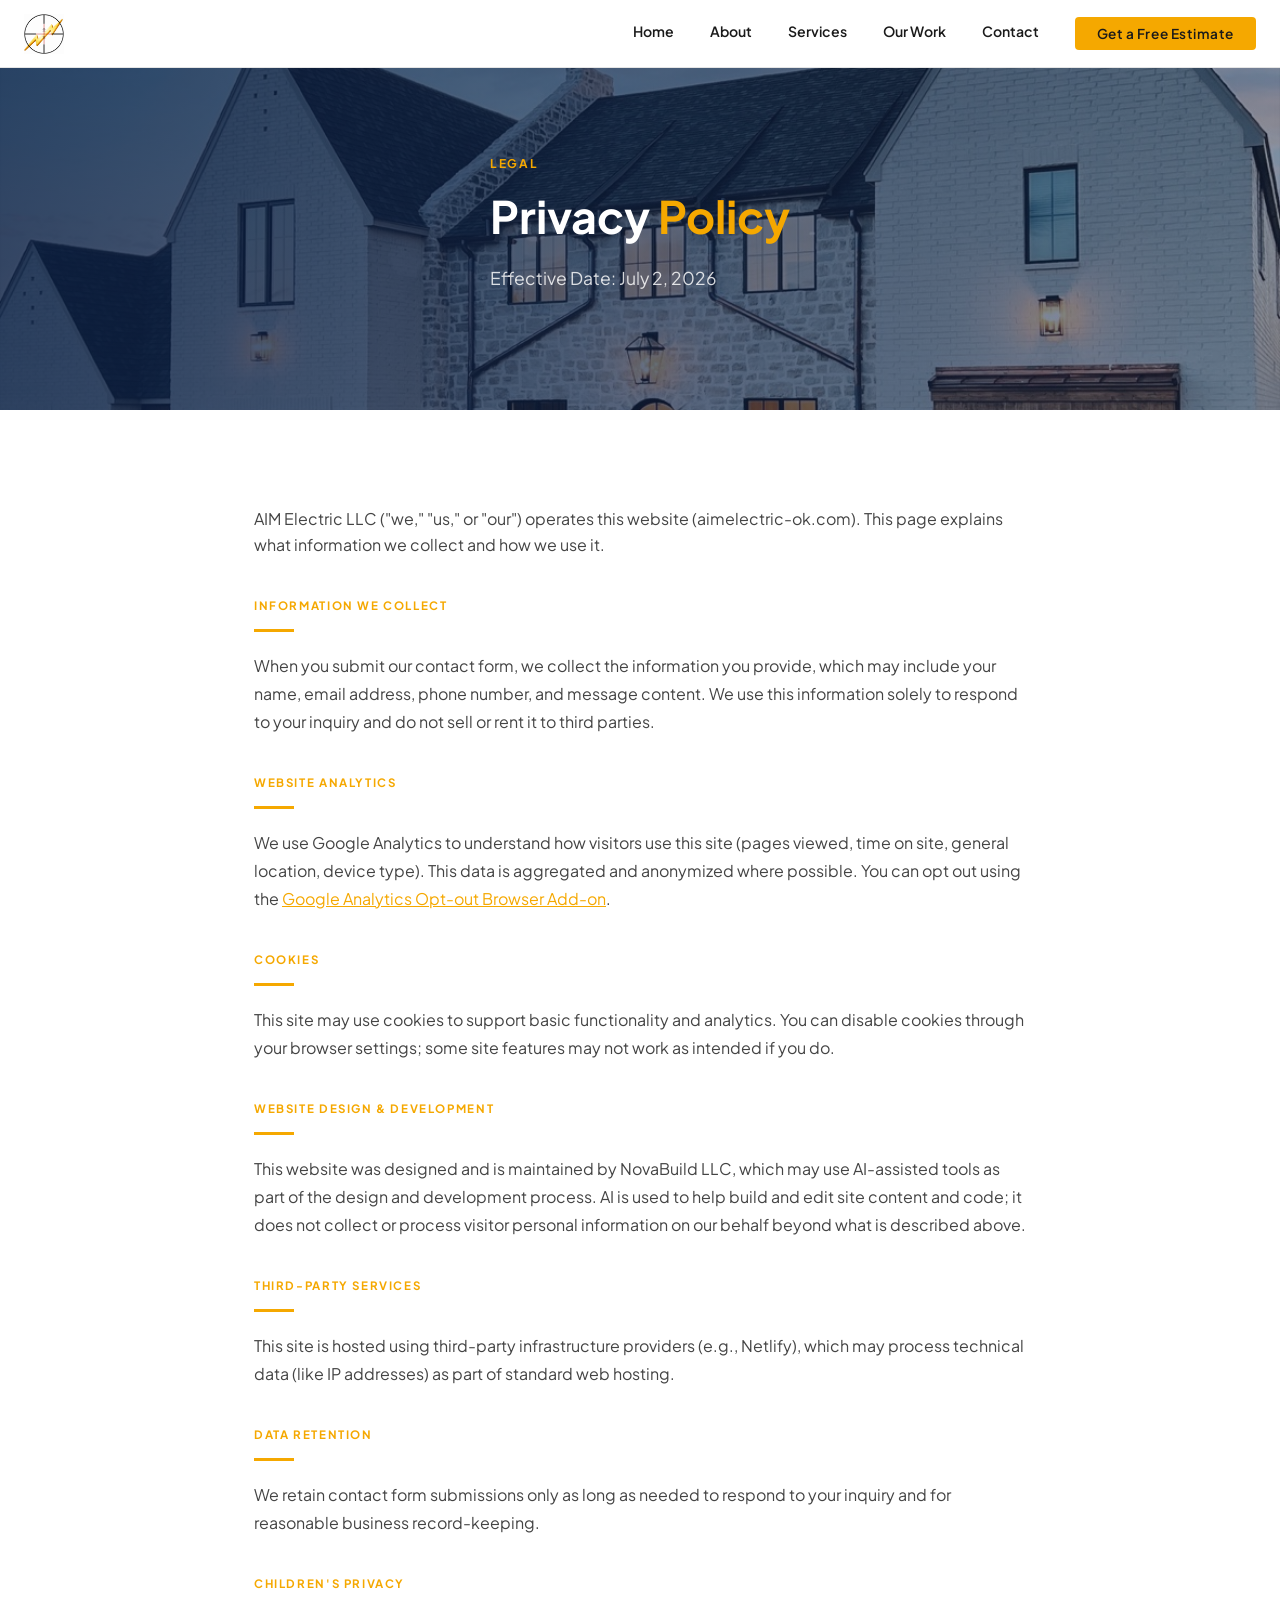
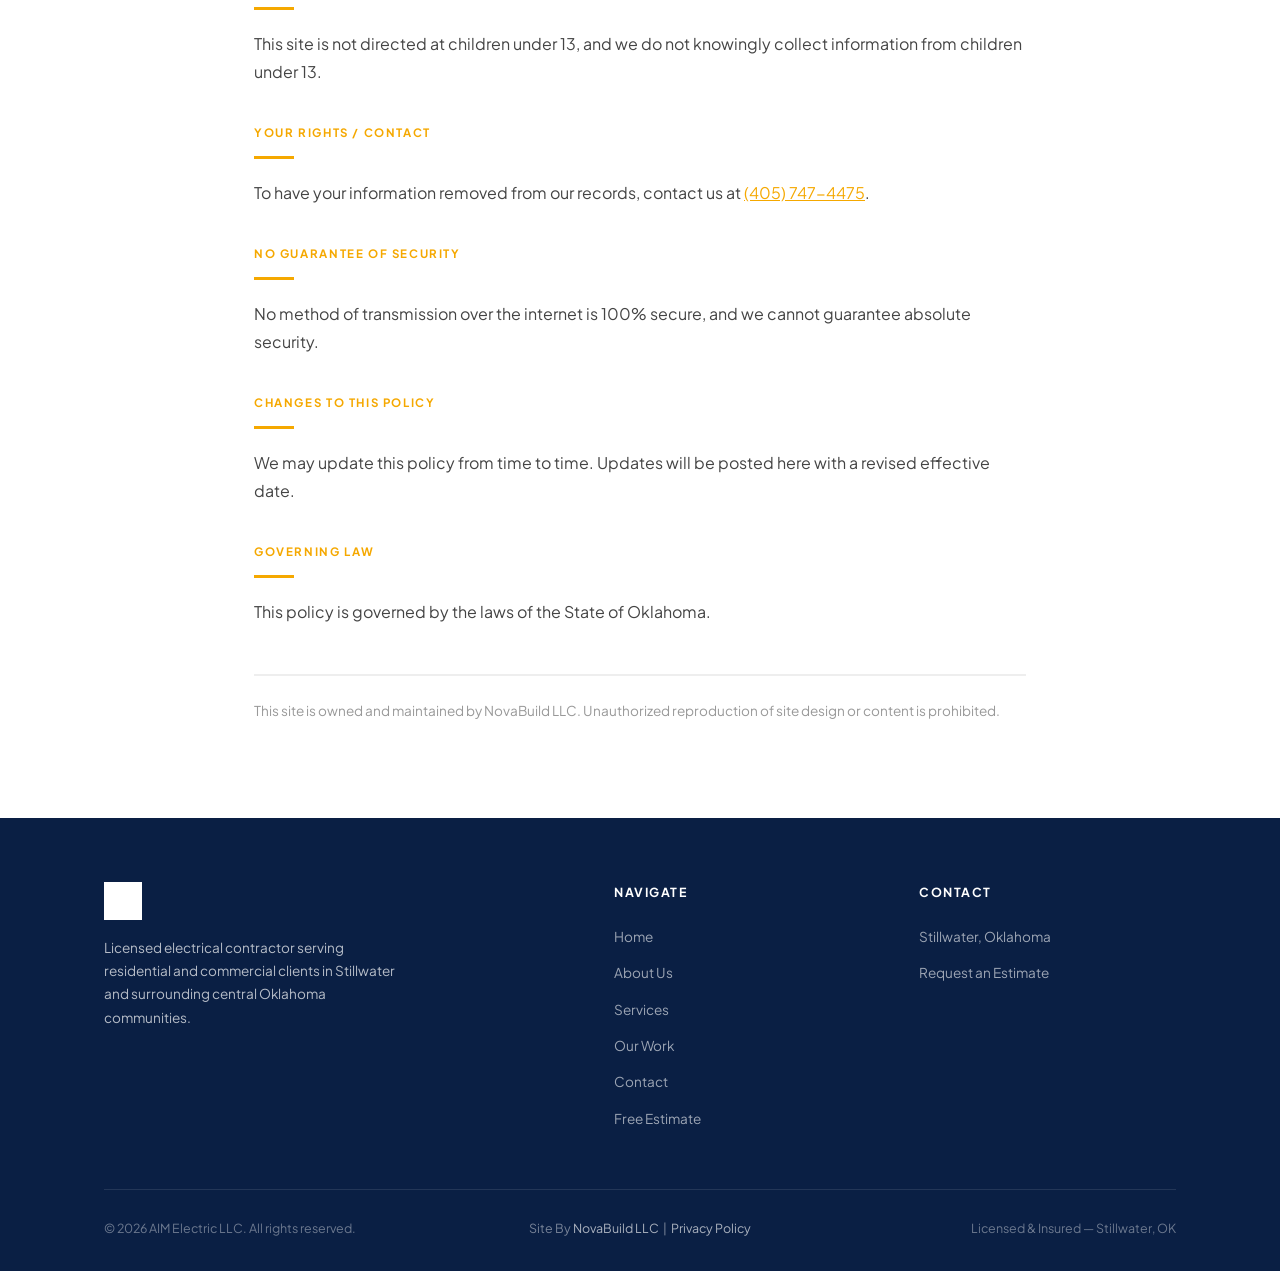
<file: privacy.html>
<!DOCTYPE html>
<html lang="en">
<head>
  <meta charset="UTF-8" />
  <meta name="viewport" content="width=device-width, initial-scale=1.0" />
  <link rel="icon" type="image/x-icon" href="favicon.ico" />
  <link rel="icon" type="image/png" sizes="32x32" href="favicon-32x32.png" />
  <link rel="icon" type="image/png" sizes="16x16" href="favicon-16x16.png" />
  <link rel="apple-touch-icon" sizes="180x180" href="apple-touch-icon.png" />
  <link rel="manifest" href="site.webmanifest" />
  <title>Privacy Policy — AIM Electric LLC</title>
  <meta name="description" content="Privacy Policy for AIM Electric LLC — what information we collect, how we use it, and your rights." />
  <meta name="robots" content="noindex" />
  <link rel="stylesheet" href="css/style.css" />
  <!-- Google tag (gtag.js) -->
  <script async src="https://www.googletagmanager.com/gtag/js?id=G-17FGVHYV53"></script>
  <script>
    window.dataLayer = window.dataLayer || [];
    function gtag(){dataLayer.push(arguments);}
    gtag('js', new Date());
    gtag('config', 'G-17FGVHYV53');
  </script>
</head>
<body>

  <!-- ═══ NAVBAR ═══ -->
  <nav class="navbar" role="navigation" aria-label="Main navigation">
    <div class="nav-inner">
      <a href="index.html" class="nav-logo" aria-label="AIM Electric Home">
        <img src="AIM_Logo.png" alt="AIM Electric LLC" />
      </a>
      <div class="nav-links">
        <a href="index.html">Home</a>
        <a href="about.html">About</a>
        <a href="services.html">Services</a>
        <a href="our-work.html">Our Work</a>
        <a href="contact.html">Contact</a>
        <a href="contact.html" class="btn btn-gold">Get a Free Estimate</a>
      </div>
      <button class="hamburger" aria-label="Open menu" aria-expanded="false">
        <span></span><span></span><span></span>
      </button>
    </div>
  </nav>
  <div class="mobile-nav">
    <a href="index.html">Home</a>
    <a href="about.html">About</a>
    <a href="services.html">Services</a>
    <a href="our-work.html">Our Work</a>
    <a href="contact.html">Contact</a>
    <a href="contact.html" class="btn btn-gold">Get a Free Estimate</a>
  </div>

  <!-- ═══ HERO ═══ -->
  <section class="hero hero-sm" aria-label="Page hero">
    <div class="hero-bg" style="background-image: url('Photos/aim-pic-14.jpg');"></div>
    <div class="hero-overlay"></div>
    <div class="container">
      <div class="hero-content">
        <span class="eyebrow">Legal</span>
        <h1>Privacy <span>Policy</span></h1>
        <p>Effective Date: July 2, 2026</p>
      </div>
    </div>
  </section>

  <!-- ═══ PRIVACY CONTENT ═══ -->
  <section class="section">
    <div class="container" style="max-width: 820px;">

      <p style="margin-bottom: 2rem; color: var(--text-body);">AIM Electric LLC ("we," "us," or "our") operates this website (aimelectric-ok.com). This page explains what information we collect and how we use it.</p>

      <div style="margin-bottom: 2rem;">
        <span class="section-label">Information We Collect</span>
        <div class="divider"></div>
        <p style="color: var(--text-body); line-height: 1.75;">When you submit our contact form, we collect the information you provide, which may include your name, email address, phone number, and message content. We use this information solely to respond to your inquiry and do not sell or rent it to third parties.</p>
      </div>

      <div style="margin-bottom: 2rem;">
        <span class="section-label">Website Analytics</span>
        <div class="divider"></div>
        <p style="color: var(--text-body); line-height: 1.75;">We use Google Analytics to understand how visitors use this site (pages viewed, time on site, general location, device type). This data is aggregated and anonymized where possible. You can opt out using the <a href="https://tools.google.com/dlpage/gaoptout" target="_blank" rel="noopener noreferrer" style="color: var(--gold); text-decoration: underline;">Google Analytics Opt-out Browser Add-on</a>.</p>
      </div>

      <div style="margin-bottom: 2rem;">
        <span class="section-label">Cookies</span>
        <div class="divider"></div>
        <p style="color: var(--text-body); line-height: 1.75;">This site may use cookies to support basic functionality and analytics. You can disable cookies through your browser settings; some site features may not work as intended if you do.</p>
      </div>

      <div style="margin-bottom: 2rem;">
        <span class="section-label">Website Design &amp; Development</span>
        <div class="divider"></div>
        <p style="color: var(--text-body); line-height: 1.75;">This website was designed and is maintained by NovaBuild LLC, which may use AI-assisted tools as part of the design and development process. AI is used to help build and edit site content and code; it does not collect or process visitor personal information on our behalf beyond what is described above.</p>
      </div>

      <div style="margin-bottom: 2rem;">
        <span class="section-label">Third-Party Services</span>
        <div class="divider"></div>
        <p style="color: var(--text-body); line-height: 1.75;">This site is hosted using third-party infrastructure providers (e.g., Netlify), which may process technical data (like IP addresses) as part of standard web hosting.</p>
      </div>

      <div style="margin-bottom: 2rem;">
        <span class="section-label">Data Retention</span>
        <div class="divider"></div>
        <p style="color: var(--text-body); line-height: 1.75;">We retain contact form submissions only as long as needed to respond to your inquiry and for reasonable business record-keeping.</p>
      </div>

      <div style="margin-bottom: 2rem;">
        <span class="section-label">Children's Privacy</span>
        <div class="divider"></div>
        <p style="color: var(--text-body); line-height: 1.75;">This site is not directed at children under 13, and we do not knowingly collect information from children under 13.</p>
      </div>

      <div style="margin-bottom: 2rem;">
        <span class="section-label">Your Rights / Contact</span>
        <div class="divider"></div>
        <p style="color: var(--text-body); line-height: 1.75;">To have your information removed from our records, contact us at <a href="tel:+14057474475" style="color: var(--gold); text-decoration: underline;">(405) 747-4475</a>.</p>
      </div>

      <div style="margin-bottom: 2rem;">
        <span class="section-label">No Guarantee of Security</span>
        <div class="divider"></div>
        <p style="color: var(--text-body); line-height: 1.75;">No method of transmission over the internet is 100% secure, and we cannot guarantee absolute security.</p>
      </div>

      <div style="margin-bottom: 2rem;">
        <span class="section-label">Changes to This Policy</span>
        <div class="divider"></div>
        <p style="color: var(--text-body); line-height: 1.75;">We may update this policy from time to time. Updates will be posted here with a revised effective date.</p>
      </div>

      <div style="margin-bottom: 3rem;">
        <span class="section-label">Governing Law</span>
        <div class="divider"></div>
        <p style="color: var(--text-body); line-height: 1.75;">This policy is governed by the laws of the State of Oklahoma.</p>
      </div>

      <div style="border-top: 2px solid #eee; padding-top: 1.5rem;">
        <p style="font-size: 0.85rem; color: #999;">This site is owned and maintained by NovaBuild LLC. Unauthorized reproduction of site design or content is prohibited.</p>
      </div>

    </div>
  </section>

  <!-- ═══ FOOTER ═══ -->
  <footer class="footer">
    <div class="container">
      <div class="footer-grid">
        <div class="footer-brand">
          <img src="AIM_Logo.png" alt="AIM Electric LLC" class="footer-logo" />
          <p>Licensed electrical contractor serving residential and commercial clients in Stillwater and surrounding central Oklahoma communities.</p>
        </div>
        <div class="footer-col">
          <h4>Navigate</h4>
          <ul>
            <li><a href="index.html">Home</a></li>
            <li><a href="about.html">About Us</a></li>
            <li><a href="services.html">Services</a></li>
            <li><a href="our-work.html">Our Work</a></li>
            <li><a href="contact.html">Contact</a></li>
            <li><a href="contact.html">Free Estimate</a></li>
          </ul>
        </div>
        <div class="footer-col">
          <h4>Contact</h4>
          <ul>
            <li><a href="contact.html">Stillwater, Oklahoma</a></li>
            <li><a href="contact.html">Request an Estimate</a></li>
          </ul>
        </div>
      </div>
      <div class="footer-bottom">
        <span>&copy; 2026 AIM Electric LLC. All rights reserved.</span>
        <span class="footer-credit">Site By <a href="https://www.novabuildweb.com" target="_blank" rel="noopener noreferrer">NovaBuild LLC</a> &nbsp;|&nbsp; <a href="privacy.html">Privacy Policy</a></span>
        <span>Licensed &amp; Insured — Stillwater, OK</span>
      </div>
    </div>
  </footer>

  <script src="js/main.js"></script>
</body>
</html>
</file>
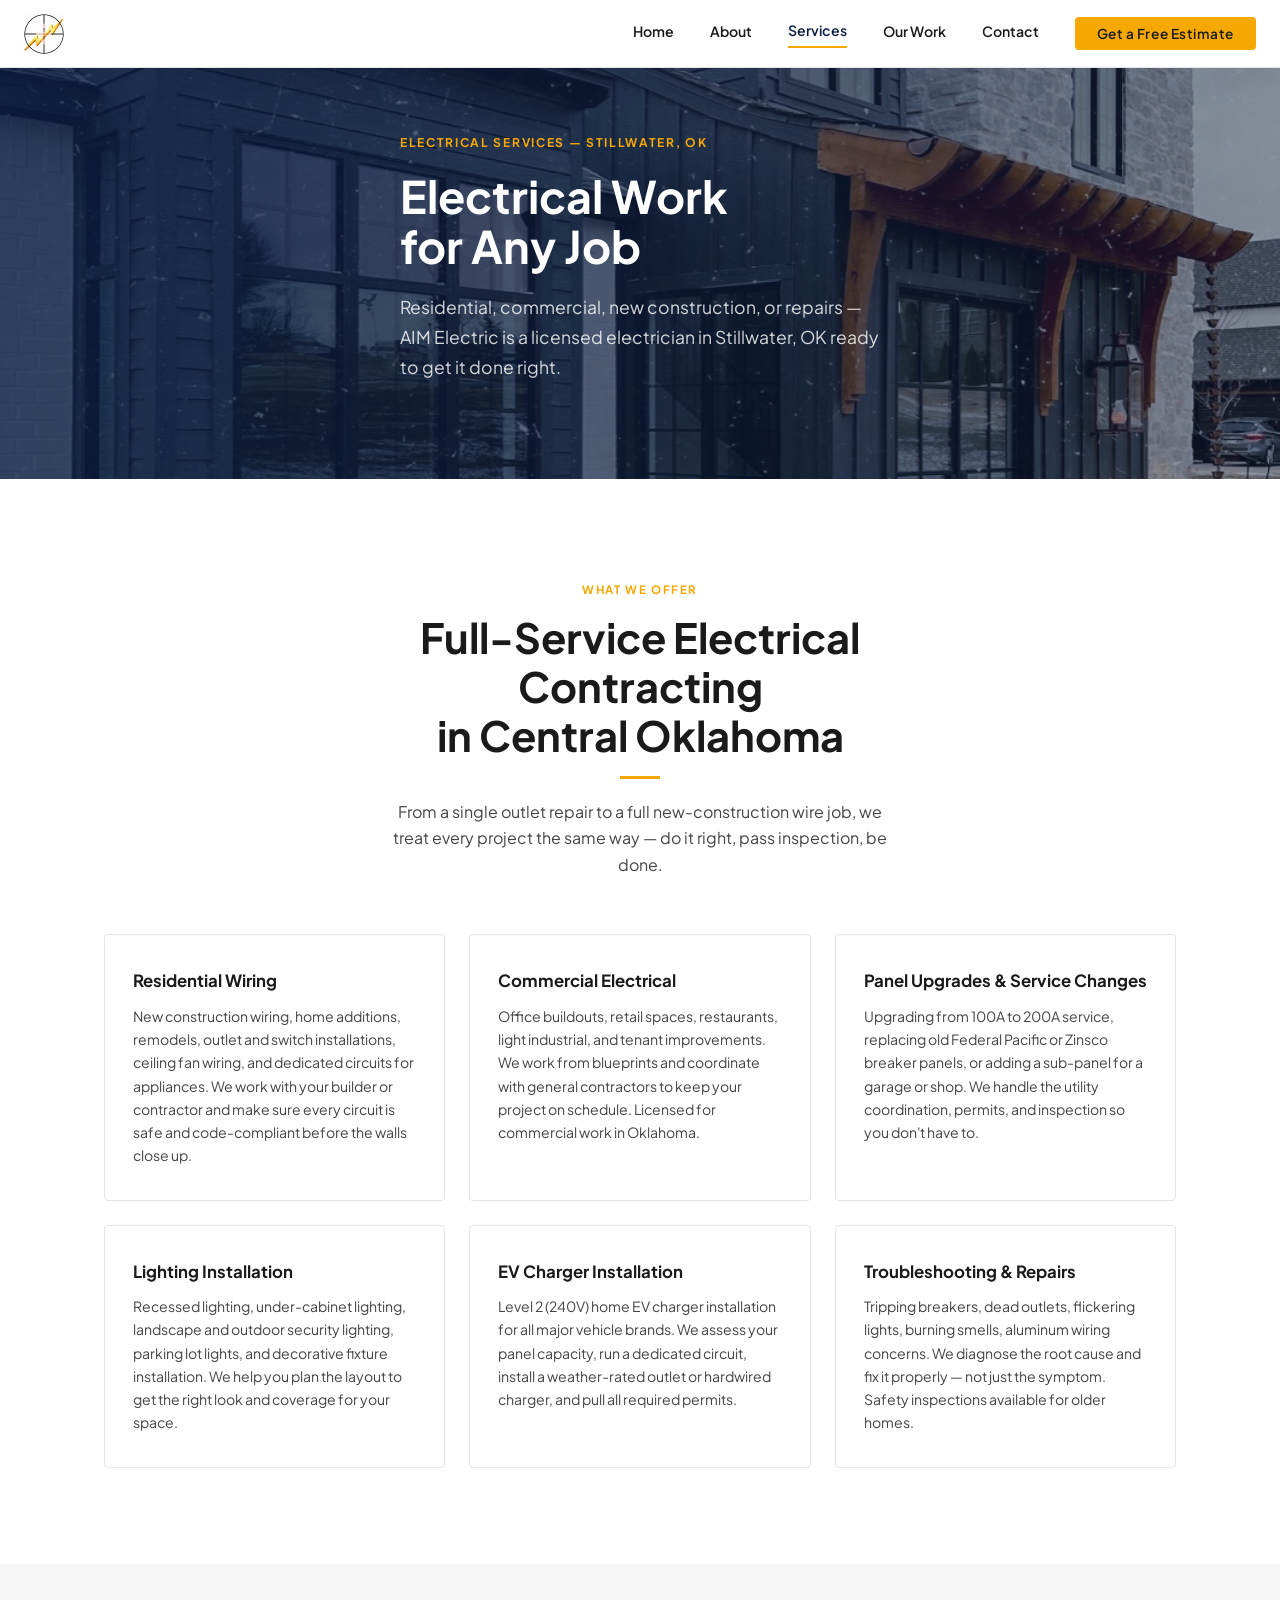
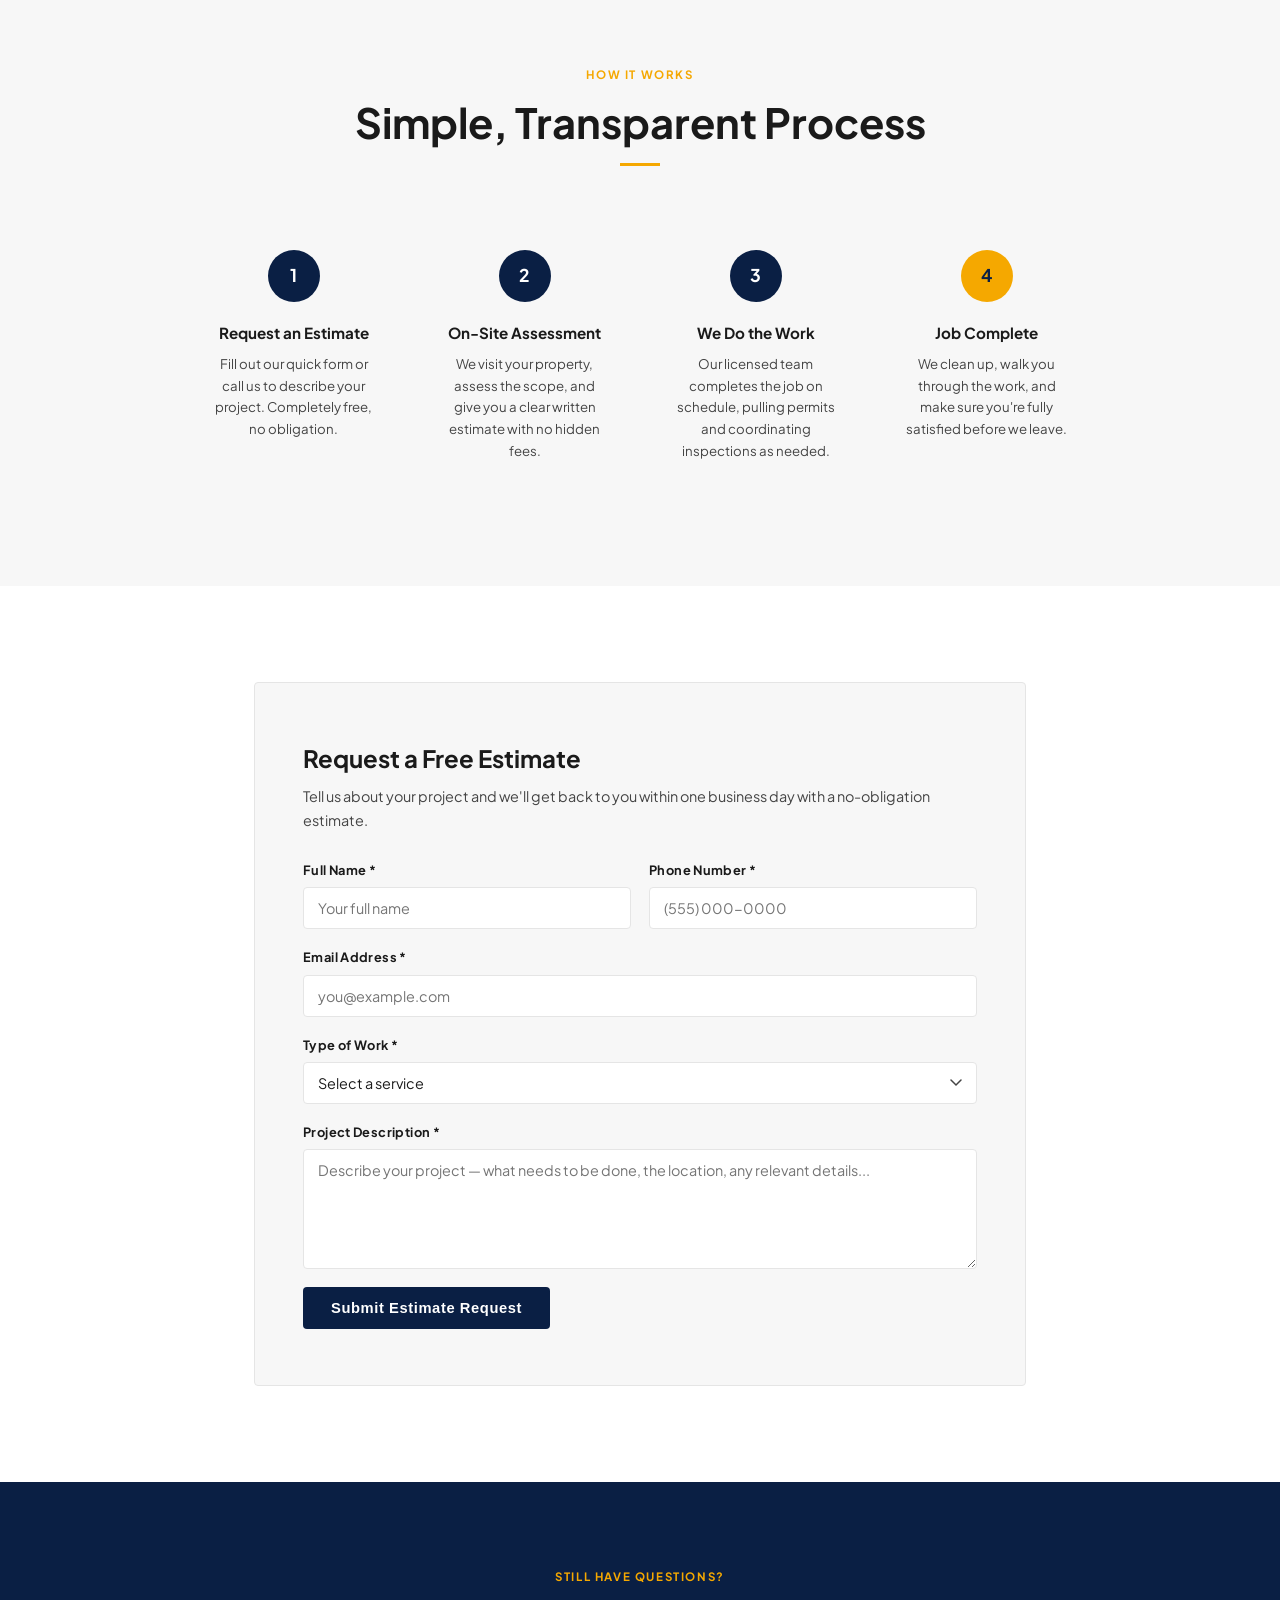
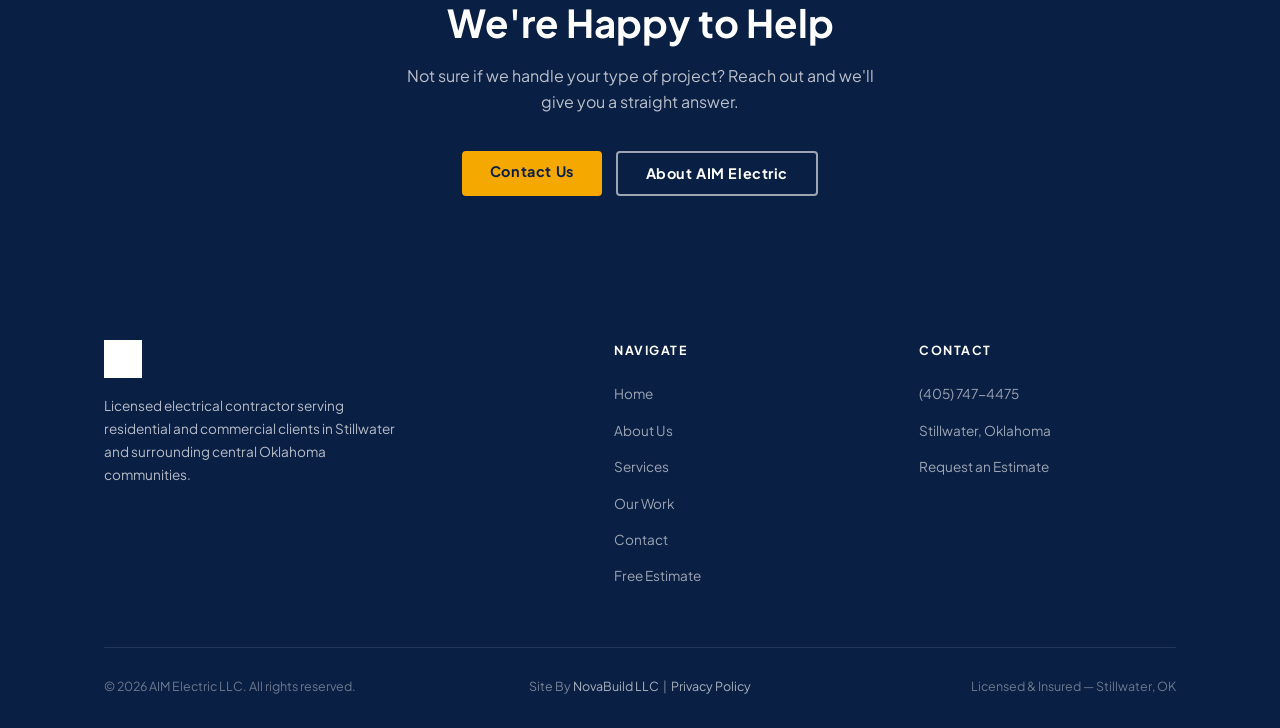
<file: services.html>
<!DOCTYPE html>
<html lang="en">
<head>
  <meta charset="UTF-8" />
  <meta name="viewport" content="width=device-width, initial-scale=1.0" />
  <link rel="icon" type="image/x-icon" href="favicon.ico" />
  <link rel="icon" type="image/png" sizes="32x32" href="favicon-32x32.png" />
  <link rel="icon" type="image/png" sizes="16x16" href="favicon-16x16.png" />
  <link rel="apple-touch-icon" sizes="180x180" href="apple-touch-icon.png" />
  <link rel="manifest" href="site.webmanifest" />
  <title>Electrical Services in Stillwater, OK | AIM Electric LLC</title>
  <meta name="description" content="AIM Electric LLC offers residential wiring, commercial electrical, panel upgrades, lighting installation, EV charger installation, and electrical repairs in Stillwater, OK. Licensed &amp; insured. Free estimates." />
  <link rel="stylesheet" href="css/style.css" />
  <script type="application/ld+json">
  {
    "@context": "https://schema.org",
    "@type": "Electrician",
    "name": "AIM Electric LLC",
    "image": "https://aimelectric-ok.com/AIM_Logo.png",
    "url": "https://aimelectric-ok.com",
    "telephone": "+14057474475",
    "address": {
      "@type": "PostalAddress",
      "addressLocality": "Stillwater",
      "addressRegion": "OK",
      "addressCountry": "US"
    },
    "description": "AIM Electric LLC is a licensed and insured electrical contractor based in Stillwater, Oklahoma, serving residential and commercial clients across central Oklahoma.",
    "areaServed": [
      {"@type": "City", "name": "Stillwater", "containedInPlace": {"@type": "State", "name": "Oklahoma"}},
      {"@type": "City", "name": "Perkins", "containedInPlace": {"@type": "State", "name": "Oklahoma"}},
      {"@type": "City", "name": "Cushing", "containedInPlace": {"@type": "State", "name": "Oklahoma"}},
      {"@type": "City", "name": "Guthrie", "containedInPlace": {"@type": "State", "name": "Oklahoma"}},
      {"@type": "City", "name": "Edmond", "containedInPlace": {"@type": "State", "name": "Oklahoma"}}
    ],
    "priceRange": "$$"
  }
  </script>
</head>
<body>

  <!-- ═══ NAVBAR ═══ -->
  <nav class="navbar" role="navigation" aria-label="Main navigation">
    <div class="nav-inner">
      <a href="index.html" class="nav-logo" aria-label="AIM Electric Home">
        <img src="AIM_Logo.png" alt="AIM Electric LLC" />
      </a>
      <div class="nav-links">
        <a href="index.html">Home</a>
        <a href="about.html">About</a>
        <a href="services.html" class="active">Services</a>
        <a href="our-work.html">Our Work</a>
        <a href="contact.html">Contact</a>
        <a href="contact.html" class="btn btn-gold">Get a Free Estimate</a>
      </div>
      <button class="hamburger" aria-label="Open menu" aria-expanded="false">
        <span></span><span></span><span></span>
      </button>
    </div>
  </nav>
  <div class="mobile-nav">
    <a href="index.html">Home</a>
    <a href="about.html">About</a>
    <a href="services.html">Services</a>
    <a href="our-work.html">Our Work</a>
    <a href="contact.html">Contact</a>
    <a href="contact.html" class="btn btn-gold">Get a Free Estimate</a>
  </div>

  <!-- ═══ HERO ═══ -->
  <section class="hero hero-sm" aria-label="Page hero">
    <div class="hero-bg" style="background-image: url('Photos/aim-pic-15.jpg');"></div>
    <div class="hero-overlay"></div>
    <div class="container">
      <div class="hero-content">
        <span class="eyebrow">Electrical Services — Stillwater, OK</span>
        <h1>Electrical Work<br>for Any Job</h1>
        <p>Residential, commercial, new construction, or repairs — AIM Electric is a licensed electrician in Stillwater, OK ready to get it done right.</p>
      </div>
    </div>
  </section>

  <!-- ═══ SERVICES GRID ═══ -->
  <section class="section">
    <div class="container">
      <div class="section-heading centered fade-up">
        <span class="section-label">What We Offer</span>
        <h2>Full-Service Electrical Contracting<br>in Central Oklahoma</h2>
        <div class="divider centered"></div>
        <p>From a single outlet repair to a full new-construction wire job, we treat every project the same way — do it right, pass inspection, be done.</p>
      </div>

      <div class="services-grid">
        <div class="service-card fade-up delay-1">
          <h3>Residential Wiring</h3>
          <p>New construction wiring, home additions, remodels, outlet and switch installations, ceiling fan wiring, and dedicated circuits for appliances. We work with your builder or contractor and make sure every circuit is safe and code-compliant before the walls close up.</p>
        </div>
        <div class="service-card fade-up delay-2">
          <h3>Commercial Electrical</h3>
          <p>Office buildouts, retail spaces, restaurants, light industrial, and tenant improvements. We work from blueprints and coordinate with general contractors to keep your project on schedule. Licensed for commercial work in Oklahoma.</p>
        </div>
        <div class="service-card fade-up delay-3">
          <h3>Panel Upgrades &amp; Service Changes</h3>
          <p>Upgrading from 100A to 200A service, replacing old Federal Pacific or Zinsco breaker panels, or adding a sub-panel for a garage or shop. We handle the utility coordination, permits, and inspection so you don't have to.</p>
        </div>
        <div class="service-card fade-up delay-1">
          <h3>Lighting Installation</h3>
          <p>Recessed lighting, under-cabinet lighting, landscape and outdoor security lighting, parking lot lights, and decorative fixture installation. We help you plan the layout to get the right look and coverage for your space.</p>
        </div>
        <div class="service-card fade-up delay-2">
          <h3>EV Charger Installation</h3>
          <p>Level 2 (240V) home EV charger installation for all major vehicle brands. We assess your panel capacity, run a dedicated circuit, install a weather-rated outlet or hardwired charger, and pull all required permits.</p>
        </div>
        <div class="service-card fade-up delay-3">
          <h3>Troubleshooting &amp; Repairs</h3>
          <p>Tripping breakers, dead outlets, flickering lights, burning smells, aluminum wiring concerns. We diagnose the root cause and fix it properly — not just the symptom. Safety inspections available for older homes.</p>
        </div>
      </div>
    </div>
  </section>

  <!-- ═══ PROCESS ═══ -->
  <section class="section section-gray">
    <div class="container">
      <div class="section-heading centered fade-up">
        <span class="section-label">How It Works</span>
        <h2>Simple, Transparent Process</h2>
        <div class="divider centered"></div>
      </div>
      <div style="display: grid; grid-template-columns: repeat(4, 1fr); gap: 24px; max-width: 900px; margin: 0 auto;">
        <div class="fade-up delay-1" style="text-align: center; padding: 28px 20px;">
          <div style="width: 52px; height: 52px; background: var(--navy); color: var(--white); border-radius: 50%; display: flex; align-items: center; justify-content: center; font-size: 1.1rem; font-weight: 700; margin: 0 auto 18px;">1</div>
          <h4 style="font-size: 0.95rem; font-weight: 700; color: var(--text-dark); margin-bottom: 8px;">Request an Estimate</h4>
          <p style="font-size: 0.83rem; color: var(--text-body); line-height: 1.65;">Fill out our quick form or call us to describe your project. Completely free, no obligation.</p>
        </div>
        <div class="fade-up delay-2" style="text-align: center; padding: 28px 20px;">
          <div style="width: 52px; height: 52px; background: var(--navy); color: var(--white); border-radius: 50%; display: flex; align-items: center; justify-content: center; font-size: 1.1rem; font-weight: 700; margin: 0 auto 18px;">2</div>
          <h4 style="font-size: 0.95rem; font-weight: 700; color: var(--text-dark); margin-bottom: 8px;">On-Site Assessment</h4>
          <p style="font-size: 0.83rem; color: var(--text-body); line-height: 1.65;">We visit your property, assess the scope, and give you a clear written estimate with no hidden fees.</p>
        </div>
        <div class="fade-up delay-3" style="text-align: center; padding: 28px 20px;">
          <div style="width: 52px; height: 52px; background: var(--navy); color: var(--white); border-radius: 50%; display: flex; align-items: center; justify-content: center; font-size: 1.1rem; font-weight: 700; margin: 0 auto 18px;">3</div>
          <h4 style="font-size: 0.95rem; font-weight: 700; color: var(--text-dark); margin-bottom: 8px;">We Do the Work</h4>
          <p style="font-size: 0.83rem; color: var(--text-body); line-height: 1.65;">Our licensed team completes the job on schedule, pulling permits and coordinating inspections as needed.</p>
        </div>
        <div class="fade-up delay-4" style="text-align: center; padding: 28px 20px;">
          <div style="width: 52px; height: 52px; background: var(--gold); color: var(--navy); border-radius: 50%; display: flex; align-items: center; justify-content: center; font-size: 1.1rem; font-weight: 700; margin: 0 auto 18px;">4</div>
          <h4 style="font-size: 0.95rem; font-weight: 700; color: var(--text-dark); margin-bottom: 8px;">Job Complete</h4>
          <p style="font-size: 0.83rem; color: var(--text-body); line-height: 1.65;">We clean up, walk you through the work, and make sure you're fully satisfied before we leave.</p>
        </div>
      </div>
    </div>
  </section>

  <!-- ═══ ESTIMATE FORM ═══ -->
  <section class="section">
    <div class="container" style="max-width: 820px;">
      <div class="estimate-form-wrap">
        <h3>Request a Free Estimate</h3>
        <p class="subtitle">Tell us about your project and we'll get back to you within one business day with a no-obligation estimate.</p>

        <div id="estimate-success" style="display: none; flex-direction: column; align-items: center; text-align: center; padding: 40px 0;">
          <div style="width: 56px; height: 4px; background: var(--gold); margin: 0 auto 24px;"></div>
          <h3 style="font-size: 1.4rem; font-weight: 700; color: var(--text-dark); margin-bottom: 10px;">Estimate Request Received</h3>
          <p style="font-size: 0.95rem; color: var(--text-body); max-width: 400px;">We'll review your project details and reach out within one business day with a free, no-obligation estimate.</p>
        </div>

        <form
          name="estimate"
          method="POST"
          data-netlify="true"
          netlify-honeypot="bot-field"
          action="/thank-you.html"
        >
          <input type="hidden" name="form-name" value="estimate" />
          <p style="display:none;"><label>Don't fill this out: <input name="bot-field" /></label></p>

          <div class="form-grid">
            <div class="form-group">
              <label for="e_name">Full Name *</label>
              <input type="text" id="e_name" name="name" placeholder="Your full name" required />
            </div>
            <div class="form-group">
              <label for="e_phone">Phone Number *</label>
              <input type="tel" id="e_phone" name="phone" placeholder="(555) 000-0000" required />
            </div>
            <div class="form-group full">
              <label for="e_email">Email Address *</label>
              <input type="email" id="e_email" name="email" placeholder="you@example.com" required />
            </div>
            <div class="form-group full">
              <label for="e_type">Type of Work *</label>
              <select id="e_type" name="work_type" required>
                <option value="" disabled selected>Select a service</option>
                <option>Residential Wiring</option>
                <option>Commercial Electrical</option>
                <option>Panel Upgrade / Service Change</option>
                <option>Lighting Installation</option>
                <option>EV Charger Installation</option>
                <option>Troubleshooting / Repair</option>
                <option>Other / Not Sure</option>
              </select>
            </div>
            <div class="form-group full">
              <label for="e_desc">Project Description *</label>
              <textarea id="e_desc" name="description" placeholder="Describe your project — what needs to be done, the location, any relevant details..." required></textarea>
            </div>
            <div class="form-group full form-submit">
              <button type="submit" class="btn btn-primary">Submit Estimate Request</button>
            </div>
          </div>
        </form>
      </div>
    </div>
  </section>

  <!-- ═══ CTA STRIP ═══ -->
  <section class="cta-strip">
    <div class="container">
      <span class="section-label eyebrow">Still Have Questions?</span>
      <h2>We're Happy to Help</h2>
      <p>Not sure if we handle your type of project? Reach out and we'll give you a straight answer.</p>
      <div class="cta-actions">
        <a href="contact.html" class="btn btn-gold">Contact Us</a>
        <a href="about.html" class="btn btn-outline-white">About AIM Electric</a>
      </div>
    </div>
  </section>

  <!-- ═══ FOOTER ═══ -->
  <footer class="footer">
    <div class="container">
      <div class="footer-grid">
        <div class="footer-brand">
          <img src="AIM_Logo.png" alt="AIM Electric LLC" class="footer-logo" />
          <p>Licensed electrical contractor serving residential and commercial clients in Stillwater and surrounding central Oklahoma communities.</p>
        </div>
        <div class="footer-col">
          <h4>Navigate</h4>
          <ul>
            <li><a href="index.html">Home</a></li>
            <li><a href="about.html">About Us</a></li>
            <li><a href="services.html">Services</a></li>
            <li><a href="our-work.html">Our Work</a></li>
            <li><a href="contact.html">Contact</a></li>
            <li><a href="contact.html">Free Estimate</a></li>
          </ul>
        </div>
        <div class="footer-col">
          <h4>Contact</h4>
          <ul>
            <li><a href="tel:+14057474475">(405) 747-4475</a></li>
            <li><a href="contact.html">Stillwater, Oklahoma</a></li>
            <li><a href="contact.html">Request an Estimate</a></li>
          </ul>
        </div>
      </div>
      <div class="footer-bottom">
        <span>&copy; 2026 AIM Electric LLC. All rights reserved.</span>
        <span class="footer-credit">Site By <a href="https://www.novabuildweb.com" target="_blank" rel="noopener noreferrer">NovaBuild LLC</a> &nbsp;|&nbsp; <a href="privacy.html">Privacy Policy</a></span>
        <span>Licensed &amp; Insured — Stillwater, OK</span>
      </div>
    </div>
  </footer>

  <!-- Google tag (gtag.js) -->
  <script async src="https://www.googletagmanager.com/gtag/js?id=G-17FGVHYV53"></script>
  <script>
    window.dataLayer = window.dataLayer || [];
    function gtag(){dataLayer.push(arguments);}
    gtag('js', new Date());
    gtag('config', 'G-17FGVHYV53');
  </script>
  <script src="js/main.js"></script>
</body>
</html>
</file>
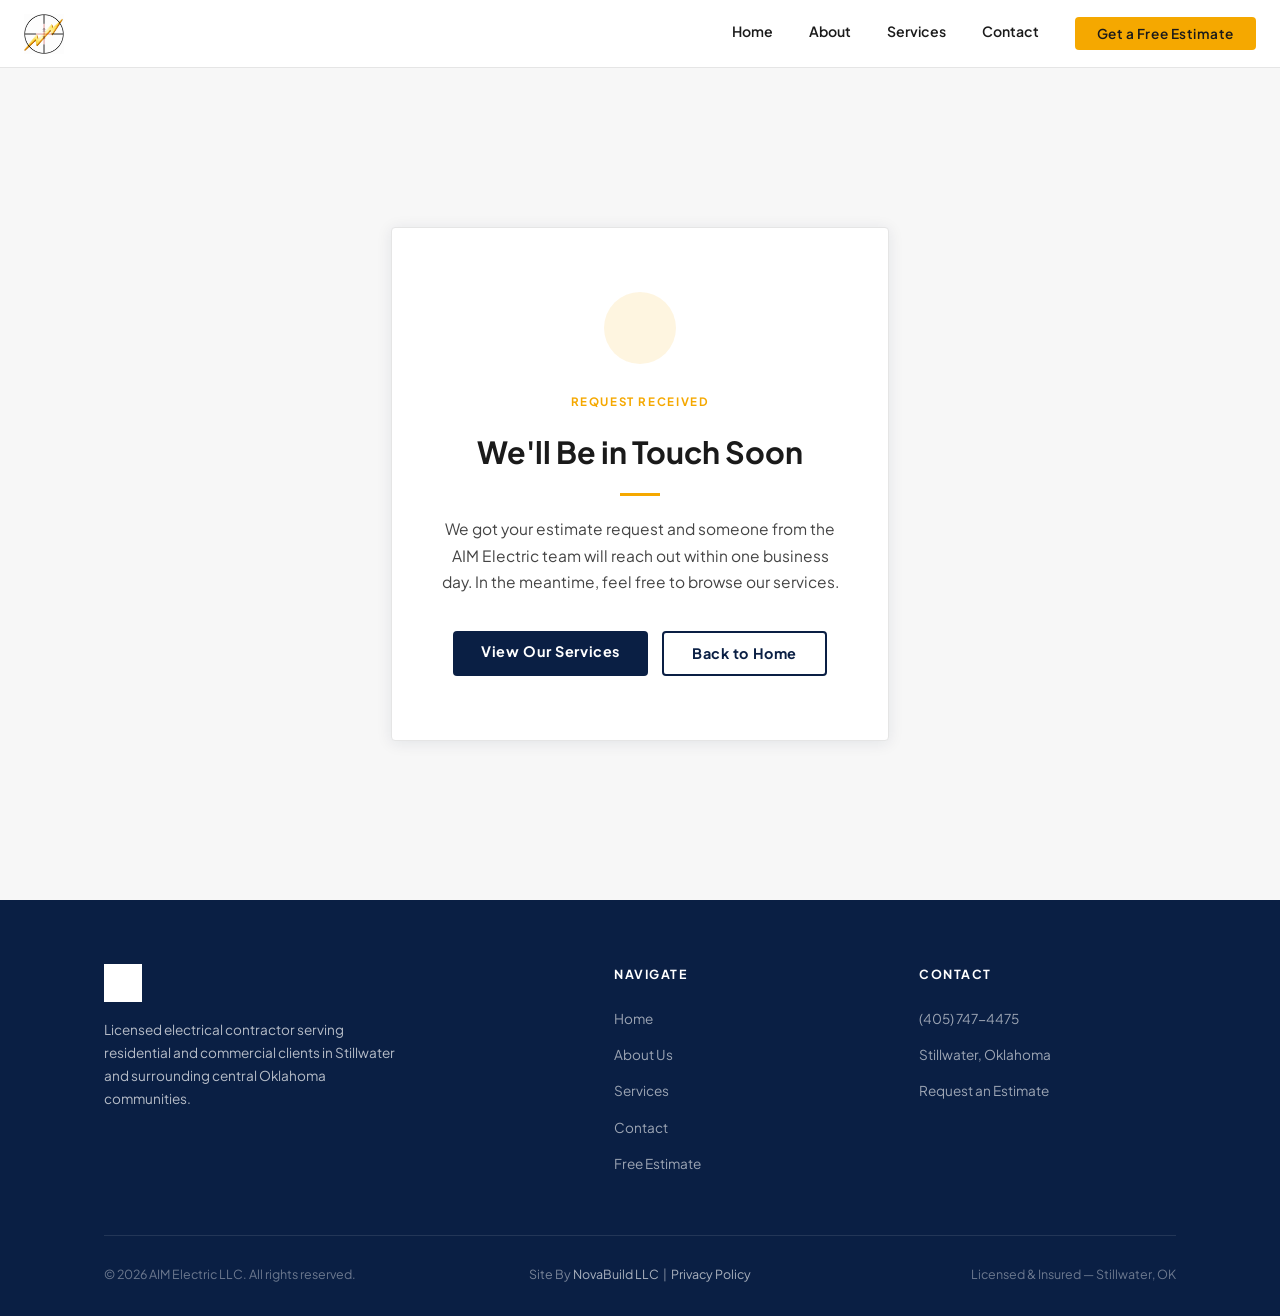
<file: thank-you.html>
<!DOCTYPE html>
<html lang="en">
<head>
  <meta charset="UTF-8" />
  <meta name="viewport" content="width=device-width, initial-scale=1.0" />
  <link rel="icon" type="image/x-icon" href="favicon.ico" />
  <link rel="icon" type="image/png" sizes="32x32" href="favicon-32x32.png" />
  <link rel="icon" type="image/png" sizes="16x16" href="favicon-16x16.png" />
  <link rel="apple-touch-icon" sizes="180x180" href="apple-touch-icon.png" />
  <link rel="manifest" href="site.webmanifest" />
  <meta name="robots" content="noindex, nofollow" />
  <title>Thank You — AIM Electric LLC</title>
  <meta name="description" content="We received your request. AIM Electric LLC will be in touch within one business day." />
  <link rel="stylesheet" href="css/style.css" />
</head>
<body>

  <!-- ═══ NAVBAR ═══ -->
  <nav class="navbar" role="navigation" aria-label="Main navigation">
    <div class="nav-inner">
      <a href="index.html" class="nav-logo" aria-label="AIM Electric Home">
        <img src="AIM_Logo.png" alt="AIM Electric LLC" />
      </a>
      <div class="nav-links">
        <a href="index.html">Home</a>
        <a href="about.html">About</a>
        <a href="services.html">Services</a>
        <a href="contact.html">Contact</a>
        <a href="contact.html" class="btn btn-gold">Get a Free Estimate</a>
      </div>
      <button class="hamburger" aria-label="Open menu" aria-expanded="false">
        <span></span><span></span><span></span>
      </button>
    </div>
  </nav>
  <div class="mobile-nav">
    <a href="index.html">Home</a>
    <a href="about.html">About</a>
    <a href="services.html">Services</a>
    <a href="contact.html">Contact</a>
    <a href="contact.html" class="btn btn-gold">Get a Free Estimate</a>
  </div>

  <!-- ═══ THANK YOU ═══ -->
  <section class="thankyou-page">
    <div class="container">
      <div class="thankyou-card">
        <div class="thankyou-icon"></div>
        <span class="section-label" style="display: block; text-align: center; margin-bottom: 16px;">Request Received</span>
        <h1>We'll Be in Touch Soon</h1>
        <div class="divider centered"></div>
        <p>We got your estimate request and someone from the AIM Electric team will reach out within one business day. In the meantime, feel free to browse our services.</p>
        <div class="thankyou-actions">
          <a href="services.html" class="btn btn-primary">View Our Services</a>
          <a href="index.html" class="btn btn-outline">Back to Home</a>
        </div>
      </div>
    </div>
  </section>

  <!-- ═══ FOOTER ═══ -->
  <footer class="footer">
    <div class="container">
      <div class="footer-grid">
        <div class="footer-brand">
          <img src="AIM_Logo.png" alt="AIM Electric LLC" class="footer-logo" />
          <p>Licensed electrical contractor serving residential and commercial clients in Stillwater and surrounding central Oklahoma communities.</p>
        </div>
        <div class="footer-col">
          <h4>Navigate</h4>
          <ul>
            <li><a href="index.html">Home</a></li>
            <li><a href="about.html">About Us</a></li>
            <li><a href="services.html">Services</a></li>
            <li><a href="contact.html">Contact</a></li>
            <li><a href="contact.html">Free Estimate</a></li>
          </ul>
        </div>
        <div class="footer-col">
          <h4>Contact</h4>
          <ul>
            <li><a href="tel:+14057474475">(405) 747-4475</a></li>
            <li><a href="contact.html">Stillwater, Oklahoma</a></li>
            <li><a href="contact.html">Request an Estimate</a></li>
          </ul>
        </div>
      </div>
      <div class="footer-bottom">
        <span>&copy; 2026 AIM Electric LLC. All rights reserved.</span>
        <span class="footer-credit">Site By <a href="https://www.novabuildweb.com" target="_blank" rel="noopener noreferrer">NovaBuild LLC</a> &nbsp;|&nbsp; <a href="privacy.html">Privacy Policy</a></span>
        <span>Licensed &amp; Insured — Stillwater, OK</span>
      </div>
    </div>
  </footer>

  <!-- Google tag (gtag.js) -->
  <script async src="https://www.googletagmanager.com/gtag/js?id=G-17FGVHYV53"></script>
  <script>
    window.dataLayer = window.dataLayer || [];
    function gtag(){dataLayer.push(arguments);}
    gtag('js', new Date());
    gtag('config', 'G-17FGVHYV53');
  </script>
  <script src="js/main.js"></script>
</body>
</html>
</file>
<file: css/style.css>
/* ── AIM Electric LLC — Shared Styles ── */
@import url('https://fonts.googleapis.com/css2?family=Plus+Jakarta+Sans:wght@400;500;600;700&display=swap');

:root {
  --white: #FFFFFF;
  --gray-bg: #F7F7F7;
  --gray-border: #E5E5E5;
  --navy: #0A1F44;
  --gold: #F5A800;
  --text-dark: #1A1A1A;
  --text-body: #444444;
  --radius: 4px;
  --ease: 0.22s ease;
  --shadow: 0 2px 16px rgba(10,31,68,0.09);
  --shadow-lg: 0 8px 40px rgba(10,31,68,0.13);
}

*, *::before, *::after { box-sizing: border-box; margin: 0; padding: 0; }

html { scroll-behavior: smooth; }

body {
  font-family: 'Plus Jakarta Sans', sans-serif;
  color: var(--text-body);
  background: var(--white);
  line-height: 1.65;
  -webkit-font-smoothing: antialiased;
}

img { max-width: 100%; display: block; }
a { text-decoration: none; color: inherit; }
ul { list-style: none; }

/* ── CONTAINER ── */
.container { max-width: 1120px; margin: 0 auto; padding: 0 24px; }

/* ── BUTTONS ── */
.btn {
  display: inline-block;
  padding: 13px 28px;
  border-radius: var(--radius);
  font-size: 0.9rem;
  font-weight: 700;
  letter-spacing: 0.04em;
  transition: all var(--ease);
  cursor: pointer;
  border: none;
  line-height: 1;
  white-space: nowrap;
}
.btn-primary { background: var(--navy); color: var(--white); }
.btn-primary:hover { background: #0d2a5e; }
.btn-gold { background: var(--gold); color: var(--navy); }
.btn-gold:hover { background: #e09800; }
.btn-outline { background: transparent; color: var(--navy); border: 2px solid var(--navy); }
.btn-outline:hover { background: var(--navy); color: var(--white); }
.btn-outline-white { background: transparent; color: var(--white); border: 2px solid rgba(255,255,255,0.6); }
.btn-outline-white:hover { background: var(--white); color: var(--navy); }

/* ── NAVBAR ── */
.navbar {
  position: fixed;
  top: 0; left: 0; right: 0;
  z-index: 900;
  background: var(--white);
  border-bottom: 1px solid var(--gray-border);
  height: 68px;
}
.nav-inner {
  width: 100%;
  padding: 0 24px;
  height: 100%;
  display: flex;
  align-items: center;
  justify-content: space-between;
}
.nav-logo img { height: 40px; width: auto; }
.nav-links { display: flex; align-items: center; gap: 36px; }
.nav-links a {
  font-size: 0.88rem;
  font-weight: 600;
  color: var(--text-dark);
  transition: color var(--ease);
  position: relative;
  padding-bottom: 4px;
}
.nav-links a:hover { color: var(--gold); }
.nav-links a.active {
  color: var(--navy);
  border-bottom: 2px solid var(--gold);
}
.nav-links .btn { padding: 10px 22px; font-size: 0.85rem; }

.hamburger {
  display: none;
  flex-direction: column;
  gap: 5px;
  background: none;
  border: none;
  cursor: pointer;
  padding: 4px;
}
.hamburger span {
  display: block;
  width: 24px;
  height: 2px;
  background: var(--text-dark);
  transition: all 0.25s ease;
  border-radius: 2px;
}

.mobile-nav {
  display: none;
  position: fixed;
  top: 68px; left: 0; right: 0;
  background: var(--white);
  border-bottom: 1px solid var(--gray-border);
  z-index: 899;
  flex-direction: column;
  padding: 16px 24px 24px;
  gap: 4px;
}
.mobile-nav a {
  display: block;
  padding: 12px 0;
  font-size: 0.95rem;
  font-weight: 600;
  color: var(--text-dark);
  border-bottom: 1px solid var(--gray-border);
}
.mobile-nav a:last-child { border-bottom: none; }
.mobile-nav .btn { margin-top: 12px; text-align: center; width: 100%; }

/* ── PAGE OFFSET ── */
body { padding-top: 68px; }

/* ── HERO (full) ── */
.hero {
  position: relative;
  min-height: 88vh;
  display: flex;
  align-items: center;
  overflow: hidden;
}
.hero-bg {
  position: absolute;
  inset: 0;
  background-size: cover;
  background-position: center;
}
.hero-overlay {
  position: absolute;
  inset: 0;
  background: linear-gradient(100deg, rgba(10,31,68,0.82) 0%, rgba(10,31,68,0.45) 100%);
}
.hero-content {
  position: relative;
  z-index: 2;
  max-width: 640px;
  padding: 80px 24px;
}
.hero-content .eyebrow {
  display: inline-block;
  font-size: 0.75rem;
  font-weight: 700;
  letter-spacing: 0.14em;
  text-transform: uppercase;
  color: var(--gold);
  margin-bottom: 18px;
}
.hero-content h1 {
  font-size: clamp(2.4rem, 5vw, 3.8rem);
  font-weight: 700;
  color: var(--white);
  line-height: 1.12;
  margin-bottom: 22px;
}
.hero-content h1 span { color: var(--gold); }
.hero-content p {
  font-size: 1.1rem;
  color: rgba(255,255,255,0.82);
  max-width: 480px;
  margin-bottom: 36px;
  line-height: 1.7;
}
.hero-actions { display: flex; gap: 14px; flex-wrap: wrap; }

/* ── HERO SM (page heroes) ── */
.hero-sm {
  min-height: 38vh;
  display: flex;
  align-items: center;
  position: relative;
  overflow: hidden;
}
.hero-sm .hero-content { padding: 60px 24px; }
.hero-sm .hero-content h1 { font-size: clamp(1.9rem, 4vw, 2.8rem); }

/* ── TRUST BAR ── */
.trust-bar {
  background: var(--gray-bg);
  border-top: 1px solid var(--gray-border);
  border-bottom: 1px solid var(--gray-border);
  padding: 20px 0;
}
.trust-bar-inner {
  display: flex;
  align-items: center;
  justify-content: center;
  gap: 48px;
  flex-wrap: wrap;
}
.trust-item {
  display: flex;
  align-items: center;
  gap: 10px;
  font-size: 0.85rem;
  font-weight: 600;
  color: var(--text-dark);
}
.trust-icon { font-size: 1.2rem; }

/* ── SECTIONS ── */
.section { padding: 96px 0; }
.section-sm { padding: 64px 0; }
.section-gray { background: var(--gray-bg); }

.section-label {
  display: inline-block;
  font-size: 0.72rem;
  font-weight: 700;
  letter-spacing: 0.14em;
  text-transform: uppercase;
  color: var(--gold);
  margin-bottom: 14px;
}
.section-heading { max-width: 600px; margin-bottom: 56px; }
.section-heading.centered { margin: 0 auto 56px; text-align: center; }
.section-heading h2 {
  font-size: clamp(1.8rem, 3.5vw, 2.6rem);
  font-weight: 700;
  color: var(--text-dark);
  line-height: 1.18;
  margin-bottom: 16px;
}
.section-heading p { font-size: 1rem; color: var(--text-body); max-width: 520px; }
.section-heading.centered p { margin: 0 auto; }

.divider {
  width: 40px;
  height: 3px;
  background: var(--gold);
  margin-bottom: 20px;
}
.divider.centered { margin: 0 auto 20px; }

/* ── SERVICE CARDS ── */
.services-grid {
  display: grid;
  grid-template-columns: repeat(3, 1fr);
  gap: 24px;
}
.service-card {
  background: var(--white);
  border: 1px solid var(--gray-border);
  border-radius: var(--radius);
  padding: 32px 28px;
  transition: all var(--ease);
}
.service-card:hover {
  border-color: var(--gold);
  box-shadow: var(--shadow);
  transform: translateY(-2px);
}
.service-card-icon {
  width: 52px;
  height: 52px;
  background: rgba(245,168,0,0.1);
  border-radius: var(--radius);
  display: flex;
  align-items: center;
  justify-content: center;
  font-size: 1.5rem;
  margin-bottom: 20px;
}
.service-card h3 {
  font-size: 1.05rem;
  font-weight: 700;
  color: var(--text-dark);
  margin-bottom: 10px;
}
.service-card p { font-size: 0.88rem; color: var(--text-body); line-height: 1.65; }
.service-card-img {
  width: calc(100% + 56px);
  margin: -32px -28px 24px;
  height: 200px;
  object-fit: cover;
  display: block;
  border-radius: var(--radius) var(--radius) 0 0;
}
.service-card-link {
  display: inline-block;
  margin-top: 16px;
  font-size: 0.82rem;
  font-weight: 700;
  color: var(--gold);
  letter-spacing: 0.04em;
}
.service-card-link:hover { color: var(--navy); }

/* ── WHY AIM ── */
.why-grid {
  display: grid;
  grid-template-columns: 1fr 1fr;
  gap: 64px;
  align-items: center;
}
.why-left h2 {
  font-size: clamp(1.8rem, 3vw, 2.5rem);
  font-weight: 700;
  color: var(--text-dark);
  line-height: 1.18;
  margin-bottom: 20px;
}
.why-left p { font-size: 0.97rem; color: var(--text-body); margin-bottom: 14px; line-height: 1.7; }
.why-left .btn { margin-top: 14px; }
.why-right img {
  width: 100%;
  border-radius: var(--radius);
  object-fit: cover;
  height: 440px;
}

.stat-row {
  display: flex;
  gap: 40px;
  margin-top: 36px;
  padding-top: 36px;
  border-top: 1px solid var(--gray-border);
}
.stat-item .stat-num {
  font-size: 2rem;
  font-weight: 700;
  color: var(--navy);
  line-height: 1;
}
.stat-item .stat-num span { color: var(--gold); }
.stat-item .stat-label { font-size: 0.8rem; color: var(--text-body); margin-top: 4px; }

/* ── TESTIMONIALS ── */
.testimonials-grid {
  display: grid;
  grid-template-columns: repeat(3, 1fr);
  gap: 24px;
}
.testi-card {
  background: var(--white);
  border: 1px solid var(--gray-border);
  border-radius: var(--radius);
  padding: 28px;
}
.testi-stars { color: var(--gold); font-size: 0.9rem; margin-bottom: 14px; letter-spacing: 2px; }
.testi-card blockquote {
  font-size: 0.92rem;
  color: var(--text-body);
  line-height: 1.7;
  margin-bottom: 18px;
  font-style: italic;
}
.testi-author { font-size: 0.82rem; font-weight: 700; color: var(--text-dark); }
.testi-location { font-size: 0.78rem; color: var(--text-body); margin-top: 2px; }

/* ── CTA STRIP ── */
.cta-strip {
  background: var(--navy);
  padding: 80px 0;
  text-align: center;
}
.cta-strip .eyebrow { color: var(--gold); }
.cta-strip h2 {
  font-size: clamp(1.7rem, 3.5vw, 2.4rem);
  font-weight: 700;
  color: var(--white);
  margin-bottom: 16px;
  line-height: 1.2;
}
.cta-strip p { font-size: 1rem; color: rgba(255,255,255,0.72); margin-bottom: 36px; max-width: 480px; margin-left: auto; margin-right: auto; }
.cta-actions { display: flex; gap: 14px; justify-content: center; flex-wrap: wrap; }

/* ── ABOUT PAGE ── */
.story-grid {
  display: grid;
  grid-template-columns: 1fr 1fr;
  gap: 64px;
  align-items: center;
}
.story-right img {
  width: 100%;
  height: 400px;
  object-fit: cover;
  border-radius: var(--radius);
}

.values-grid {
  display: grid;
  grid-template-columns: repeat(4, 1fr);
  gap: 24px;
}
.value-card {
  text-align: center;
  padding: 32px 20px;
  background: var(--white);
  border: 1px solid var(--gray-border);
  border-radius: var(--radius);
}
.value-icon { font-size: 2rem; margin-bottom: 14px; }
.value-card h4 { font-size: 0.95rem; font-weight: 700; color: var(--text-dark); margin-bottom: 8px; }
.value-card p { font-size: 0.82rem; color: var(--text-body); line-height: 1.65; }

/* ── CONTACT PAGE ── */
.contact-layout {
  display: grid;
  grid-template-columns: 1fr 1.5fr;
  gap: 64px;
  align-items: start;
}
.contact-info h2 {
  font-size: clamp(1.5rem, 3vw, 2.1rem);
  font-weight: 700;
  color: var(--text-dark);
  margin-bottom: 14px;
  line-height: 1.2;
}
.contact-info p { font-size: 0.95rem; color: var(--text-body); margin-bottom: 32px; line-height: 1.7; }

.contact-items { display: flex; flex-direction: column; gap: 20px; }
.contact-item { display: flex; align-items: flex-start; gap: 14px; }
.ci-icon {
  width: 44px;
  height: 44px;
  background: rgba(245,168,0,0.1);
  border-radius: var(--radius);
  display: flex;
  align-items: center;
  justify-content: center;
  font-size: 1.2rem;
  flex-shrink: 0;
}
.ci-label { font-size: 0.72rem; font-weight: 700; text-transform: uppercase; letter-spacing: 0.1em; color: var(--text-body); display: block; margin-bottom: 2px; }
.ci-value { font-size: 0.95rem; font-weight: 600; color: var(--text-dark); }
.ci-value a { color: var(--navy); }
.ci-value a:hover { color: var(--gold); }

/* ── FORMS ── */
.form-card {
  background: var(--white);
  border: 1px solid var(--gray-border);
  border-radius: var(--radius);
  padding: 40px;
  box-shadow: var(--shadow);
}
.form-card h3 {
  font-size: 1.35rem;
  font-weight: 700;
  color: var(--text-dark);
  margin-bottom: 6px;
}
.form-card .subtitle {
  font-size: 0.88rem;
  color: var(--text-body);
  margin-bottom: 28px;
  line-height: 1.65;
}

.form-grid {
  display: grid;
  grid-template-columns: 1fr 1fr;
  gap: 18px;
}
.form-group { display: flex; flex-direction: column; gap: 6px; }
.form-group.full { grid-column: 1 / -1; }
.form-group label {
  font-size: 0.8rem;
  font-weight: 700;
  color: var(--text-dark);
  letter-spacing: 0.03em;
}
.form-group input,
.form-group select,
.form-group textarea {
  width: 100%;
  padding: 11px 14px;
  border: 1.5px solid var(--gray-border);
  border-radius: var(--radius);
  font-family: inherit;
  font-size: 0.9rem;
  color: var(--text-dark);
  background: var(--white);
  transition: border-color var(--ease);
  outline: none;
}
.form-group input:focus,
.form-group select:focus,
.form-group textarea:focus { border-color: var(--navy); }
.form-group textarea { resize: vertical; min-height: 120px; }
.form-group select { appearance: none; background-image: url("data:image/svg+xml,%3Csvg xmlns='http://www.w3.org/2000/svg' width='12' height='8' viewBox='0 0 12 8'%3E%3Cpath d='M1 1l5 5 5-5' stroke='%23444' fill='none' stroke-width='1.5' stroke-linecap='round'/%3E%3C/svg%3E"); background-repeat: no-repeat; background-position: right 14px center; padding-right: 36px; }

.form-submit { align-items: flex-start; }
.form-submit .btn { min-width: 200px; padding: 14px 28px; font-size: 0.92rem; }

/* Services page full-width form */
.estimate-form-wrap { background: var(--gray-bg); padding: 56px 48px; border-radius: var(--radius); border: 1px solid var(--gray-border); }
.estimate-form-wrap h3 { font-size: 1.5rem; font-weight: 700; color: var(--text-dark); margin-bottom: 6px; }
.estimate-form-wrap .subtitle { font-size: 0.9rem; color: var(--text-body); margin-bottom: 28px; }

/* ── THANK YOU ── */
.thankyou-page {
  min-height: calc(100vh - 68px);
  display: flex;
  align-items: center;
  background: var(--gray-bg);
  padding: 80px 0;
}
.thankyou-card {
  background: var(--white);
  border: 1px solid var(--gray-border);
  border-radius: var(--radius);
  padding: 64px 48px;
  text-align: center;
  max-width: 580px;
  margin: 0 auto;
  box-shadow: var(--shadow);
}
.thankyou-icon {
  width: 72px;
  height: 72px;
  background: rgba(245,168,0,0.12);
  border-radius: 50%;
  display: flex;
  align-items: center;
  justify-content: center;
  font-size: 2rem;
  margin: 0 auto 28px;
}
.thankyou-card h1 { font-size: 1.9rem; font-weight: 700; color: var(--text-dark); margin-bottom: 16px; }
.thankyou-card p { font-size: 0.97rem; color: var(--text-body); margin-bottom: 36px; line-height: 1.7; max-width: 400px; margin-left: auto; margin-right: auto; }
.thankyou-actions { display: flex; gap: 14px; justify-content: center; flex-wrap: wrap; }

/* ── FOOTER ── */
.footer {
  background: var(--navy);
  padding: 64px 0 32px;
  color: rgba(255,255,255,0.7);
}
.footer-grid {
  display: grid;
  grid-template-columns: 1.8fr 1fr 1fr;
  gap: 48px;
  margin-bottom: 48px;
}
.footer-logo {
  height: 38px;
  width: auto;
  margin-bottom: 16px;
  filter: brightness(0) invert(1);
}
.footer-brand p { font-size: 0.85rem; line-height: 1.7; max-width: 300px; }
.footer-col h4 {
  font-size: 0.78rem;
  font-weight: 700;
  letter-spacing: 0.12em;
  text-transform: uppercase;
  color: var(--white);
  margin-bottom: 20px;
}
.footer-col li { margin-bottom: 10px; }
.footer-col a { font-size: 0.85rem; color: rgba(255,255,255,0.6); transition: color var(--ease); }
.footer-col a:hover { color: var(--gold); }

.footer-bottom {
  display: flex;
  align-items: center;
  justify-content: space-between;
  padding-top: 28px;
  border-top: 1px solid rgba(255,255,255,0.1);
  font-size: 0.78rem;
  color: rgba(255,255,255,0.4);
  position: relative;
  flex-wrap: wrap;
  gap: 8px;
}
.footer-credit {
  position: absolute;
  left: 50%;
  transform: translateX(-50%);
  white-space: nowrap;
  color: rgba(255,255,255,0.45);
}
.footer-credit a { color: rgba(255,255,255,0.65); transition: color var(--ease); }
.footer-credit a:hover { color: var(--gold); }

/* ── PROJECT GALLERY ── */
.work-feature-grid {
  display: grid;
  grid-template-columns: 1.6fr 1fr;
  gap: 12px;
  margin-bottom: 48px;
}

.work-feature-main {
  position: relative;
  overflow: hidden;
  border-radius: var(--radius);
}
.work-feature-main img {
  width: 100%;
  height: 520px;
  object-fit: cover;
  display: block;
  transition: transform 0.4s ease;
}
.work-feature-main:hover img { transform: scale(1.03); }

.work-feature-stack {
  display: flex;
  flex-direction: column;
  gap: 12px;
}
.work-feature-item {
  position: relative;
  overflow: hidden;
  border-radius: var(--radius);
  flex: 1;
}
.work-feature-item img {
  width: 100%;
  height: 100%;
  object-fit: cover;
  display: block;
  transition: transform 0.4s ease;
}
.work-feature-item:hover img { transform: scale(1.03); }

.work-feature-label {
  position: absolute;
  bottom: 0;
  left: 0;
  right: 0;
  padding: 10px 16px;
  background: linear-gradient(to top, rgba(10,31,68,0.75) 0%, transparent 100%);
  color: rgba(255,255,255,0.9);
  font-size: 0.75rem;
  font-weight: 700;
  letter-spacing: 0.1em;
  text-transform: uppercase;
}

.work-grid-label {
  margin-bottom: 24px;
  padding-top: 16px;
  border-top: 1px solid var(--gray-border);
}

.work-photo-grid {
  display: grid;
  grid-template-columns: repeat(4, 1fr);
  gap: 10px;
}
.work-photo-item {
  overflow: hidden;
  border-radius: var(--radius);
  aspect-ratio: 1 / 1;
  background: var(--gray-border);
}
.work-photo-item img {
  width: 100%;
  height: 100%;
  object-fit: cover;
  display: block;
  transition: transform 0.4s ease;
}
.work-photo-item:hover img { transform: scale(1.05); }

@media (max-width: 900px) {
  .work-feature-grid { grid-template-columns: 1fr; }
  .work-feature-main img { height: 360px; }
  .work-feature-stack { flex-direction: row; }
  .work-feature-item { height: 200px; }
  .work-photo-grid { grid-template-columns: repeat(3, 1fr); }
}
@media (max-width: 600px) {
  .work-feature-stack { flex-direction: column; }
  .work-feature-item { height: 220px; }
  .work-photo-grid { grid-template-columns: repeat(2, 1fr); }
}

/* ── SERVICES LIST (homepage) ── */
.svc-header {
  display: flex;
  align-items: flex-end;
  justify-content: space-between;
  gap: 40px;
  margin-bottom: 8px;
}
.svc-header h2 {
  font-size: clamp(1.8rem, 3.5vw, 2.6rem);
  font-weight: 700;
  color: var(--text-dark);
  line-height: 1.18;
  margin-bottom: 16px;
}
.svc-header-sub {
  font-size: 1rem;
  color: var(--text-body);
  max-width: 360px;
  line-height: 1.7;
  padding-bottom: 6px;
}
.services-list {
  display: grid;
  grid-template-columns: 1fr 1fr;
  gap: 0;
}
.svc-item {
  display: flex;
  gap: 22px;
  align-items: flex-start;
  padding: 32px 0;
  border-bottom: 1px solid var(--gray-border);
}
.svc-item:nth-child(odd) {
  padding-right: 52px;
  border-right: 1px solid var(--gray-border);
}
.svc-item:nth-child(even) {
  padding-left: 52px;
}
.svc-item.svc-item-last,
.svc-item:nth-last-child(-n+2) {
  border-bottom: none;
}
.svc-num {
  font-size: 1.3rem;
  font-weight: 700;
  color: var(--gold);
  opacity: 0.55;
  line-height: 1;
  flex-shrink: 0;
  padding-top: 3px;
  letter-spacing: -0.02em;
}
.svc-item h3 {
  font-size: 1.05rem;
  font-weight: 700;
  color: var(--text-dark);
  margin-bottom: 7px;
}
.svc-item p {
  font-size: 0.88rem;
  color: var(--text-body);
  line-height: 1.65;
}
.svc-footer {
  margin-top: 40px;
}
@media (max-width: 700px) {
  .svc-header { flex-direction: column; align-items: flex-start; gap: 0; }
  .svc-header-sub { max-width: 100%; }
  .services-list { grid-template-columns: 1fr; }
  .svc-item:nth-child(odd) { padding-right: 0; border-right: none; }
  .svc-item:nth-child(even) { padding-left: 0; }
  .svc-item:nth-last-child(-n+2) { border-bottom: 1px solid var(--gray-border); }
  .svc-item:last-child { border-bottom: none; }
}

/* ── DIRECT CONTACT (Text / Call buttons) ── */
.direct-contact-wrap {
  margin-top: 28px;
  padding-top: 24px;
}
.direct-contact-divider {
  display: flex;
  align-items: center;
  gap: 12px;
  margin-bottom: 12px;
  color: var(--text-body);
  font-size: 0.78rem;
  font-weight: 600;
  letter-spacing: 0.06em;
  text-transform: uppercase;
}
.direct-contact-divider::before,
.direct-contact-divider::after {
  content: '';
  flex: 1;
  height: 1px;
  background: var(--gray-border);
}
.direct-contact-sub {
  font-size: 0.88rem;
  color: var(--text-body);
  margin-bottom: 16px;
  text-align: center;
}
.direct-contact-btns {
  display: flex;
  gap: 12px;
  justify-content: center;
  flex-wrap: wrap;
}
.direct-btn { min-width: 148px; text-align: center; }

/* ── OUR WORK PAGE GRID ── */
.our-work-grid { grid-template-columns: repeat(4, 1fr); }
@media (max-width: 900px) { .our-work-grid { grid-template-columns: repeat(3, 1fr); } }
@media (max-width: 600px) { .our-work-grid { grid-template-columns: repeat(2, 1fr); } }

/* ── FADE UP ANIMATION ── */
.fade-up { opacity: 0; transform: translateY(28px); transition: opacity 0.55s ease, transform 0.55s ease; }
.fade-up.visible { opacity: 1; transform: translateY(0); }
.delay-1 { transition-delay: 0.1s; }
.delay-2 { transition-delay: 0.2s; }
.delay-3 { transition-delay: 0.3s; }
.delay-4 { transition-delay: 0.4s; }

/* ── RESPONSIVE ── */
@media (max-width: 900px) {
  .nav-links { display: none; }
  .hamburger { display: flex; }

  .services-grid { grid-template-columns: repeat(2, 1fr); }
  .why-grid { grid-template-columns: 1fr; gap: 40px; }
  .why-right img { height: 300px; }
  .story-grid { grid-template-columns: 1fr; gap: 40px; }
  .story-right img { height: 280px; }
  .values-grid { grid-template-columns: repeat(2, 1fr); }
  .testimonials-grid { grid-template-columns: 1fr; }
  .contact-layout { grid-template-columns: 1fr; gap: 40px; }
  .footer-grid { grid-template-columns: 1fr 1fr; gap: 32px; }
  .footer-brand { grid-column: 1 / -1; }
  .footer-credit { position: static; transform: none; }
  .estimate-form-wrap { padding: 32px 24px; }
}

@media (max-width: 600px) {
  .services-grid { grid-template-columns: 1fr; }
  .values-grid { grid-template-columns: 1fr; }
  .form-grid { grid-template-columns: 1fr; }
  .form-group.full { grid-column: 1; }
  .stat-row { gap: 24px; flex-wrap: wrap; }
  .trust-bar-inner { gap: 24px; }
  .hero-actions { flex-direction: column; }
  .footer-grid { grid-template-columns: 1fr; }
  .footer-bottom { flex-direction: column; align-items: flex-start; gap: 6px; }
  .thankyou-card { padding: 40px 24px; }
}
</file>
